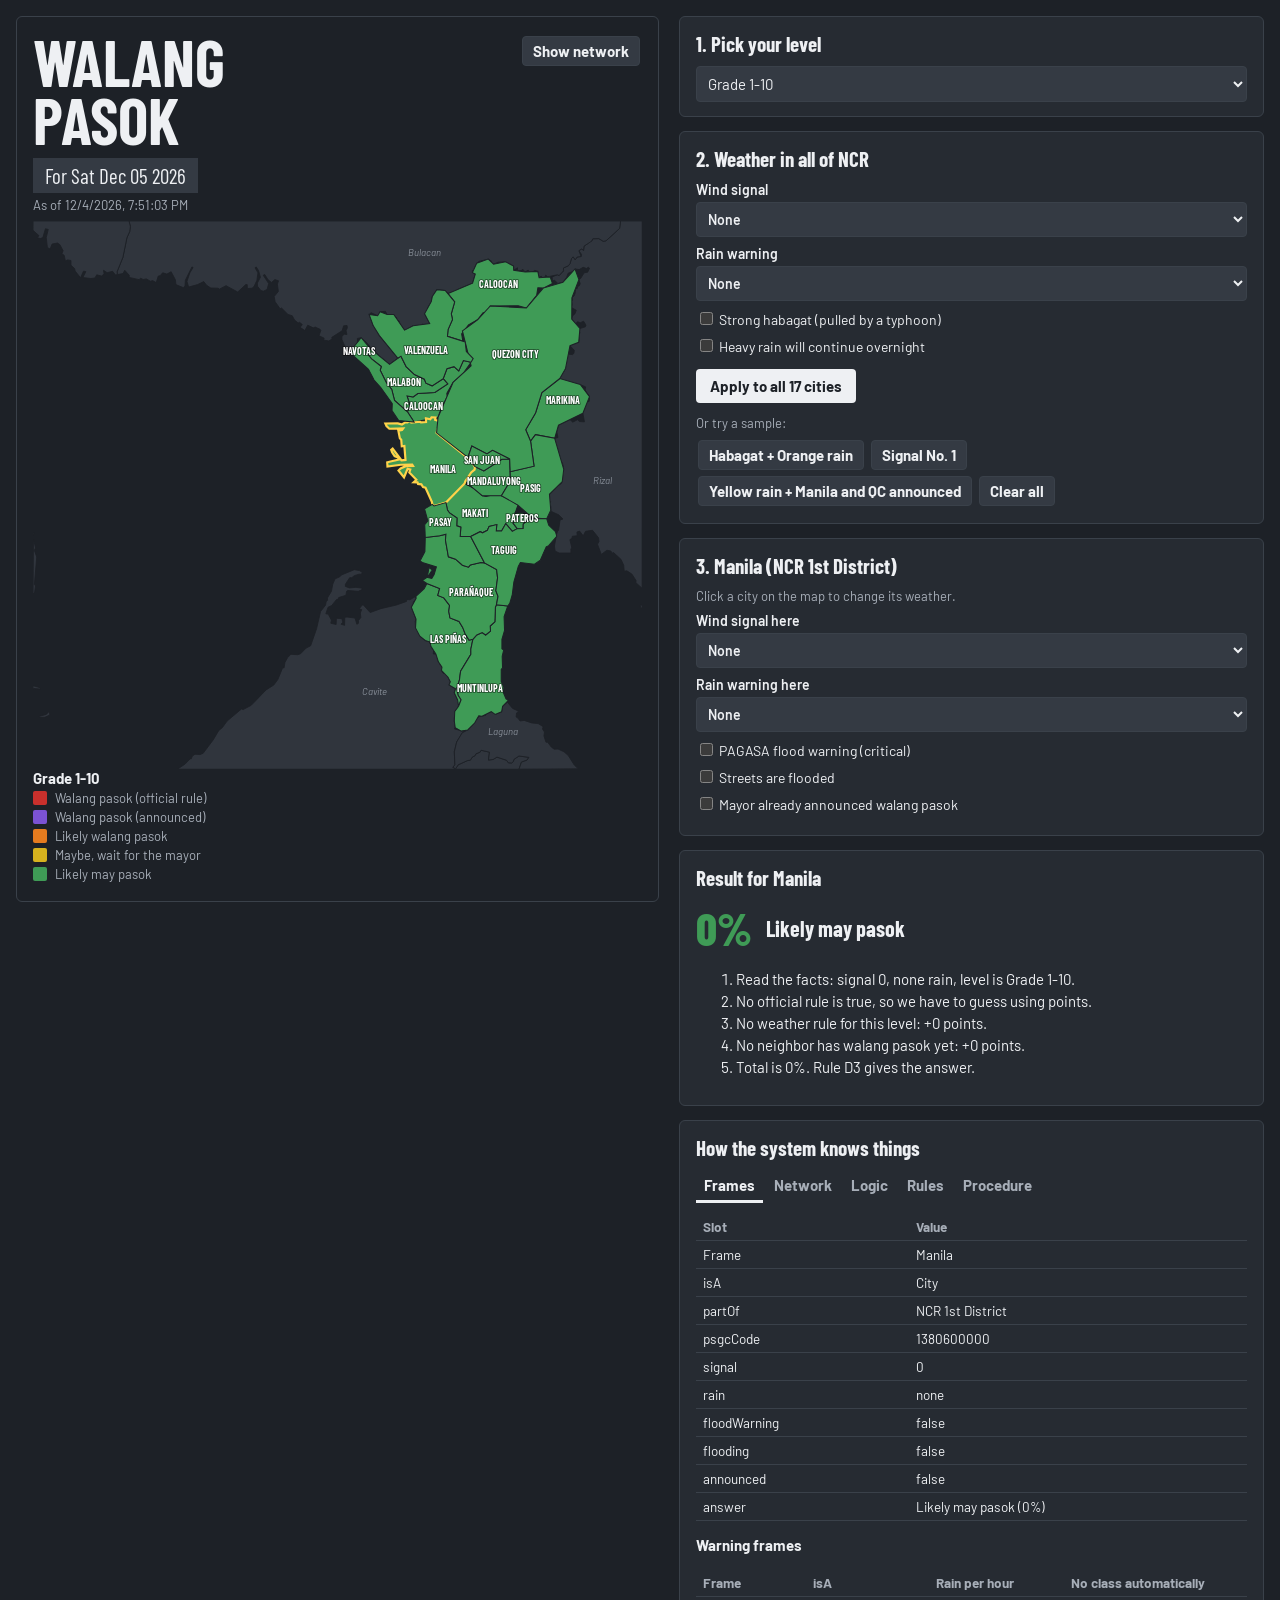
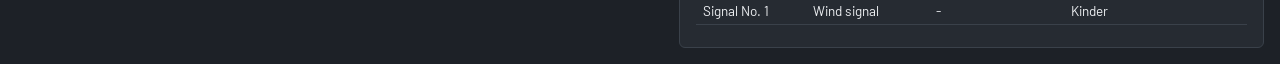
<file: index.html>
<!DOCTYPE html>
<html lang="en">
<head>
  <meta charset="utf-8">
  <meta name="viewport" content="width=device-width, initial-scale=1">
  <title>Walang Pasok Predictor - NCR</title>
  <link href="https://fonts.googleapis.com/css2?family=Barlow+Condensed:wght@700;800&family=Barlow:wght@400;600;700&display=swap" rel="stylesheet">
  <link rel="stylesheet" href="style.css">
</head>
<body>
<div class="page">

  <!-- LEFT SIDE: the big map -->
  <div class="poster">
    <h1>WALANG<br>PASOK</h1>
    <div class="for-day" id="forDay"></div>
    <div class="as-of" id="asOf"></div>
    <button class="small-btn" onclick="toggleNetwork()" id="networkBtn">Show network</button>
    <svg id="map"></svg>
    <div class="legend" id="legend"></div>
  </div>

  <!-- RIGHT SIDE: the controls -->
  <div class="side">

    <div class="box">
      <h2>1. Pick your level</h2>
      <select id="levelPick" onchange="changeLevel()">
        <option value="Kinder">Kinder</option>
        <option value="Grade 1-10" selected>Grade 1-10</option>
        <option value="Senior High">Senior High (11-12)</option>
        <option value="College">College</option>
      </select>
    </div>

    <div class="box">
      <h2>2. Weather in all of NCR</h2>
      <label>Wind signal
        <select id="allSignal">
          <option value="0">None</option><option value="1">Signal No. 1</option><option value="2">Signal No. 2</option>
          <option value="3">Signal No. 3</option><option value="4">Signal No. 4</option><option value="5">Signal No. 5</option>
        </select>
      </label>
      <label>Rain warning
        <select id="allRain">
          <option value="none">None</option><option value="yellow">Yellow (7.5-15 mm/hr)</option>
          <option value="orange">Orange (15-30 mm/hr)</option><option value="red">Red (over 30 mm/hr)</option>
        </select>
      </label>
      <label class="check"><input type="checkbox" id="habagatBox" onchange="changeExtras()"> Strong habagat (pulled by a typhoon)</label>
      <label class="check"><input type="checkbox" id="continuesBox" onchange="changeExtras()"> Heavy rain will continue overnight</label>
      <button class="big-btn" onclick="applyToAll()">Apply to all 17 cities</button>
      <p class="hint">Or try a sample:</p>
      <button class="small-btn" onclick="sample('habagat')">Habagat + Orange rain</button>
      <button class="small-btn" onclick="sample('signal1')">Signal No. 1</button>
      <button class="small-btn" onclick="sample('yellow')">Yellow rain + Manila and QC announced</button>
      <button class="small-btn" onclick="sample('clear')">Clear all</button>
    </div>

    <div class="box">
      <h2 id="cityTitle">3. City</h2>
      <p class="hint">Click a city on the map to change its weather.</p>
      <label>Wind signal here
        <select id="citySignal" onchange="changeCity()">
          <option value="0">None</option><option value="1">Signal No. 1</option><option value="2">Signal No. 2</option>
          <option value="3">Signal No. 3</option><option value="4">Signal No. 4</option><option value="5">Signal No. 5</option>
        </select>
      </label>
      <label>Rain warning here
        <select id="cityRain" onchange="changeCity()">
          <option value="none">None</option><option value="yellow">Yellow</option><option value="orange">Orange</option><option value="red">Red</option>
        </select>
      </label>
      <label class="check"><input type="checkbox" id="cityFloodWarning" onchange="changeCity()"> PAGASA flood warning (critical)</label>
      <label class="check"><input type="checkbox" id="cityFlooding" onchange="changeCity()"> Streets are flooded</label>
      <label class="check"><input type="checkbox" id="cityAnnounced" onchange="changeCity()"> Mayor already announced walang pasok</label>
    </div>

    <div class="box">
      <h2 id="resultTitle">Result</h2>
      <div class="result">
        <span class="percent" id="percent"></span>
        <span class="answer" id="answer"></span>
      </div>
      <ol id="steps"></ol>
    </div>

    <div class="box">
      <h2>How the system knows things</h2>
      <div class="tabs">
        <button onclick="openTab('frames')">Frames</button>
        <button onclick="openTab('network')">Network</button>
        <button onclick="openTab('logic')">Logic</button>
        <button onclick="openTab('rules')">Rules</button>
        <button onclick="openTab('procedure')">Procedure</button>
      </div>
      <div id="tabBox"></div>
    </div>

  </div>
</div>

<!-- The order GENUINELY matters here wag niyo na galawin: data first, then the brain, then the app -->
<script src="map-data.js"></script>
<script src="1-frames.js"></script>
<script src="2-network.js"></script>
<script src="3-logic.js"></script>
<script src="4-rules.js"></script>
<script src="5-procedure.js"></script>
<script src="app.js"></script>
</body>
</html>
</file>
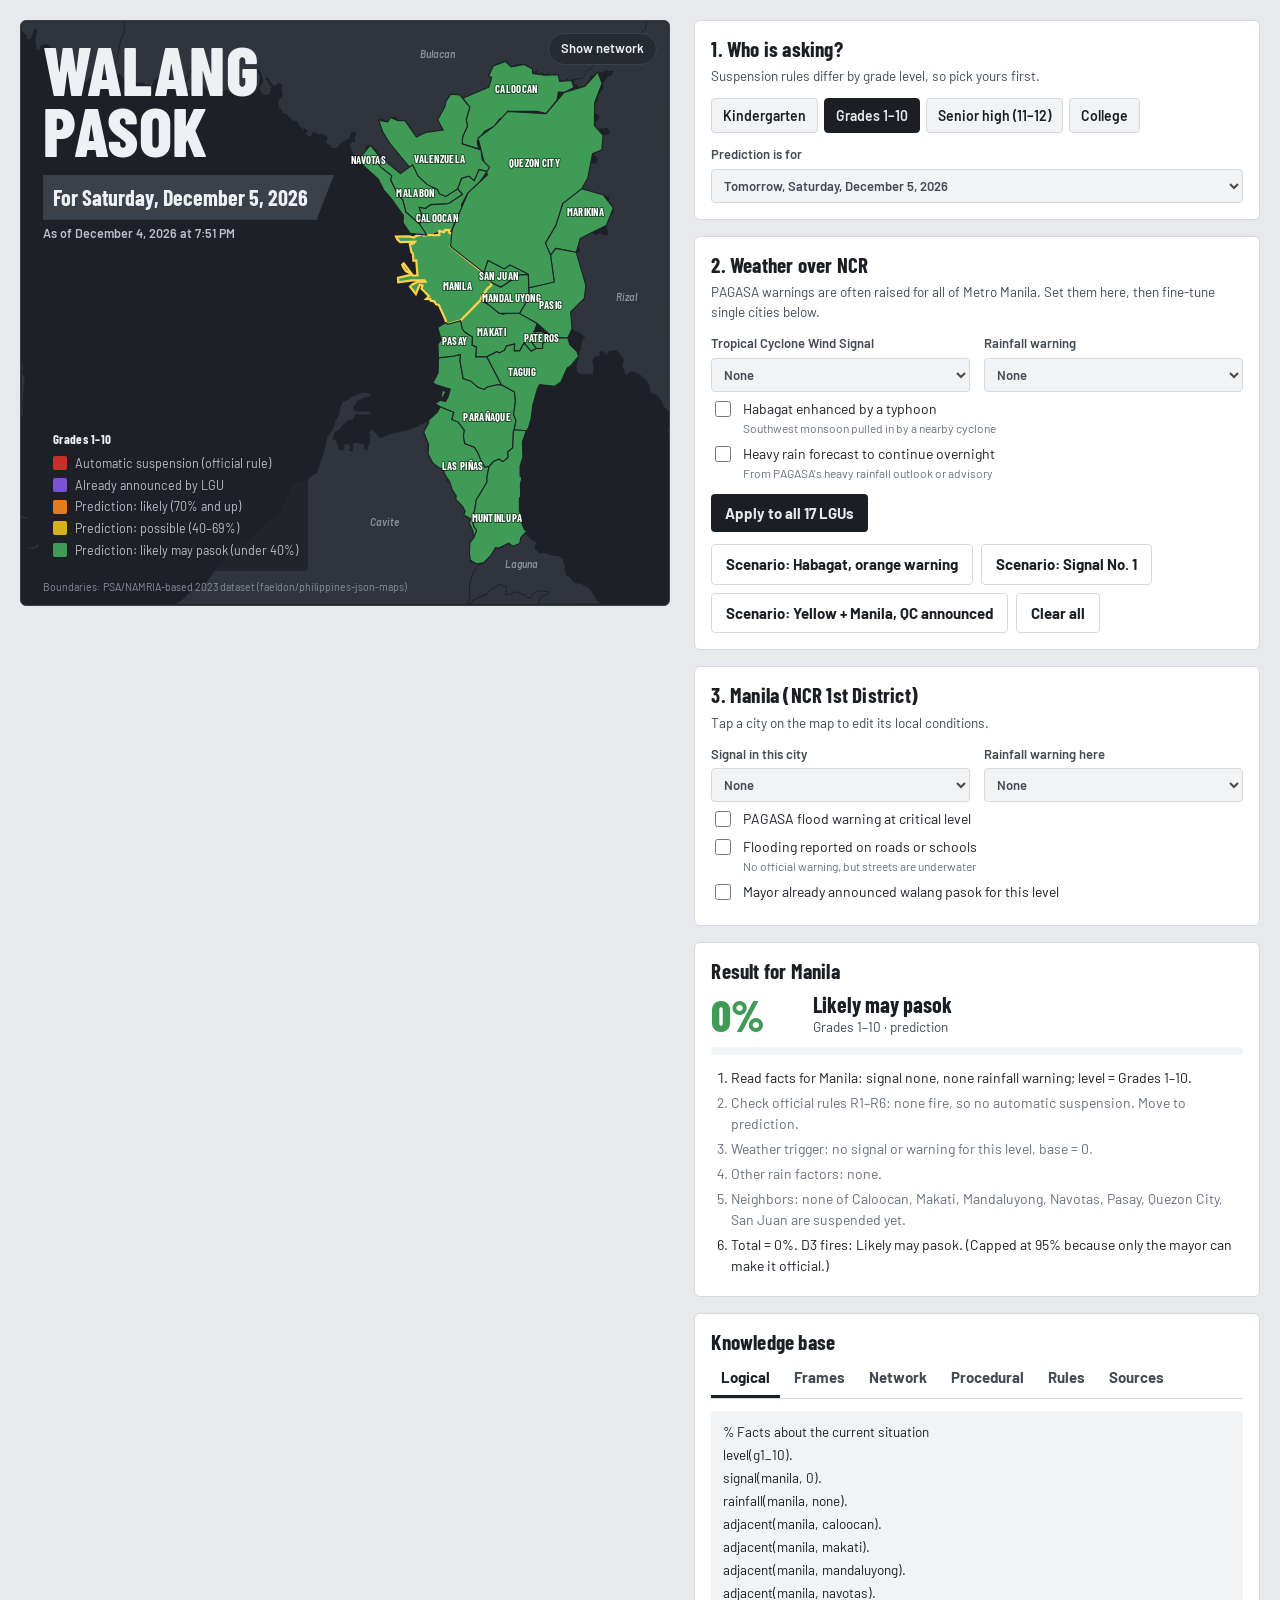
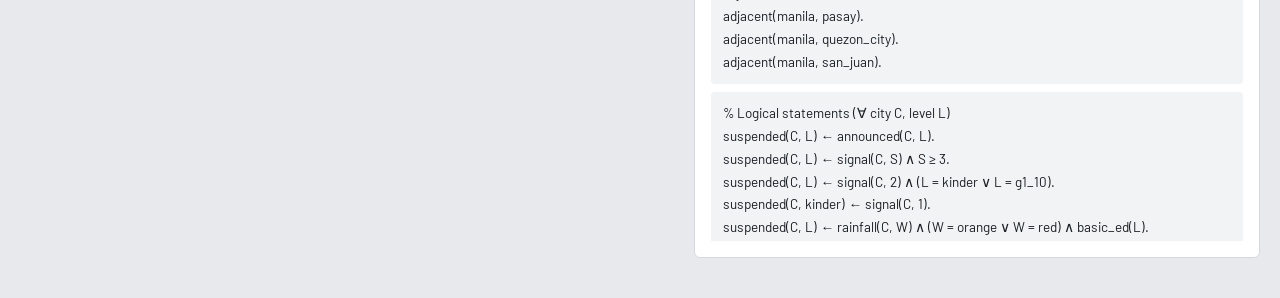
<file: walang-pasok-predictor/index.html>
<!DOCTYPE html>
<html lang="en">
<head>
<meta charset="utf-8">
<meta name="viewport" content="width=device-width, initial-scale=1, viewport-fit=cover">
<title>Walang Pasok Predictor – NCR</title>
<link rel="preconnect" href="https://fonts.googleapis.com">
<link rel="preconnect" href="https://fonts.gstatic.com" crossorigin>
<link href="https://fonts.googleapis.com/css2?family=Barlow+Condensed:wght@600;700;800&family=Barlow:wght@400;500;600;700&display=swap" rel="stylesheet">
<style>
:root{
  --sea:#1d2127; --panel:#262b32; --panel2:#2e343c; --land:#5a6069; --land-hi:#6c737d; --prov:#30353d;
  --ink:#eef0f3; --ink2:#b9bfc8; --ink3:#8a919b; --line:#3a414a;
  --auto:#c9302c; --announced:#7b52d3; --likely:#e57b1f; --possible:#d6b21e; --pasok:#3f9b56; --none:#5a6069;
  --focus:#ffd24a;
  box-sizing:border-box;
  padding-top:env(safe-area-inset-top,0px); padding-bottom:env(safe-area-inset-bottom,0px);
}
:root:not([data-theme="light"]){color-scheme:dark}
@media (prefers-color-scheme: light){
  :root:not([data-theme="dark"]){ --sea:#e7e9ec; --panel:#ffffff; --panel2:#f1f3f5; --land:#9aa0a8; --land-hi:#8a9099; --prov:#d3d7dc;
    --ink:#1b1f24; --ink2:#434a53; --ink3:#69707a; --line:#d5d9de; --none:#9aa0a8; color-scheme:light}
}
:root[data-theme="light"]{ --sea:#e7e9ec; --panel:#ffffff; --panel2:#f1f3f5; --land:#9aa0a8; --land-hi:#8a9099; --prov:#d3d7dc;
    --ink:#1b1f24; --ink2:#434a53; --ink3:#69707a; --line:#d5d9de; --none:#9aa0a8;}
:root[data-theme="dark"]{ --sea:#1d2127; --panel:#262b32; --panel2:#2e343c; --land:#5a6069; --land-hi:#6c737d; --prov:#30353d;
  --ink:#eef0f3; --ink2:#b9bfc8; --ink3:#8a919b; --line:#3a414a; --none:#5a6069;}
*,*::before,*::after{box-sizing:inherit}
html{scroll-padding-top:env(safe-area-inset-top,0px)}
body{margin:0;background:var(--sea);color:var(--ink);font:400 15px/1.5 Barlow,"Segoe UI",Roboto,Arial,sans-serif}
button,select,input{font:inherit;color:inherit}
:focus-visible{outline:2px solid var(--focus);outline-offset:2px}
.wrap{max-width:1280px;margin:0 auto;padding:20px 20px 40px;display:grid;grid-template-columns:minmax(0,1.15fr) minmax(0,1fr);gap:24px}
@media (max-width:900px){.wrap{grid-template-columns:1fr;padding:14px}.legend{font-size:11px;padding:6px 8px}.poster-head{max-width:48%}}
/* Poster side */
.poster{position:relative;background:var(--sea);border:1px solid var(--line);border-radius:6px;overflow:hidden;align-self:start;
  --sea:#1d2127;--prov:#30353d;--land:#5a6069;--ink:#eef0f3;--ink2:#b9bfc8;--ink3:#8a919b;--line:#3a414a;--panel:#262b32;--panel2:#3a414b;--none:#5a6069;color:var(--ink)}
@media (min-width:901px){.poster{position:sticky;top:calc(12px + env(safe-area-inset-top,0px))}}
.poster-head{position:absolute;left:22px;top:18px;z-index:2;pointer-events:none;max-width:48%}
.title{font-family:"Barlow Condensed",Impact,sans-serif;font-weight:800;font-size:clamp(40px,5.4vw,74px);line-height:.88;letter-spacing:.5px;margin:0;color:var(--ink);text-transform:uppercase}
.forday{display:inline-block;margin-top:14px;background:var(--panel2);color:var(--ink);padding:6px 12px 6px 10px;font-family:"Barlow Condensed",sans-serif;font-weight:700;font-size:clamp(17px,2.2vw,22px);clip-path:polygon(0 0,100% 0,94% 100%,0 100%);padding-right:26px}
.asof{font-size:12.5px;color:var(--ink2);margin-top:4px;font-weight:600}
.legend{position:absolute;left:22px;bottom:34px;max-width:44%;z-index:2;font-size:12.5px;background:color-mix(in srgb,var(--sea) 80%,transparent);padding:8px 10px;border-radius:4px}
.legend h3{font:700 13px/1.2 "Barlow Condensed",sans-serif;margin:0 0 6px;color:var(--ink);letter-spacing:.3px}
.legend div{display:flex;align-items:center;gap:8px;margin:3px 0;color:var(--ink2)}
.sw{width:14px;height:14px;border-radius:2px;flex:none}
svg.map{display:block;width:100%;height:auto}
.prov{fill:var(--prov);stroke:var(--sea);stroke-width:.8}
.city{stroke:var(--sea);stroke-width:1.2;cursor:pointer;transition:fill .25s}
.city:hover{filter:brightness(1.12)}
.city.sel{stroke:var(--focus);stroke-width:2.4}
.city:focus-visible{outline:none;stroke:var(--focus);stroke-width:3}
.clabel{font:700 11.5px "Barlow Condensed",sans-serif;fill:#fff;text-anchor:middle;pointer-events:none;paint-order:stroke;stroke:rgba(0,0,0,.45);stroke-width:2.2px;letter-spacing:.3px}
.plabel{font:600 11px Barlow,sans-serif;fill:var(--ink3);text-anchor:middle;pointer-events:none;font-style:italic}
.edge{stroke:var(--focus);stroke-width:1.4;opacity:.85}
.edge.sus{stroke:#fff;stroke-width:2.4}
.node{fill:var(--focus);stroke:#000;stroke-width:.6}
.maptools{position:absolute;right:12px;top:12px;z-index:3;display:flex;gap:6px}
.chip{background:var(--panel);border:1px solid var(--line);border-radius:999px;padding:5px 12px;font-size:13px;font-weight:600;cursor:pointer}
.chip[aria-pressed="true"]{background:var(--ink);color:var(--sea);border-color:var(--ink)}
.credit{position:absolute;left:22px;bottom:10px;font-size:10.5px;color:var(--ink3);z-index:2}
/* Control side */
.side{display:flex;flex-direction:column;gap:16px;min-width:0}
.card{background:var(--panel);border:1px solid var(--line);border-radius:6px;padding:16px}
.card h2{font:700 21px/1.1 "Barlow Condensed",sans-serif;margin:0 0 10px;letter-spacing:.2px}
.card p.hint{margin:-4px 0 12px;color:var(--ink2);font-size:13.5px}
.seg{display:flex;flex-wrap:wrap;gap:6px}
.seg button{background:var(--panel2);border:1px solid var(--line);border-radius:4px;padding:6px 11px;cursor:pointer;font-weight:600;font-size:14px}
.seg button[aria-pressed="true"]{background:var(--ink);color:var(--sea);border-color:var(--ink)}
.grid2{display:grid;grid-template-columns:1fr 1fr;gap:10px 14px}
@media (max-width:480px){.grid2{grid-template-columns:1fr}}
label.f{display:flex;flex-direction:column;gap:4px;font-size:13px;color:var(--ink2);font-weight:600}
select{background:var(--panel2);border:1px solid var(--line);border-radius:4px;padding:7px 8px}
.chk{display:flex;gap:9px;align-items:flex-start;font-size:14px;margin:6px 0;cursor:pointer}
.chk input{margin-top:3px;width:16px;height:16px;accent-color:var(--ink)}
.chk small{display:block;color:var(--ink3);font-size:12px}
.row{display:flex;gap:8px;flex-wrap:wrap;margin-top:12px}
.btn{background:var(--ink);color:var(--sea);border:0;border-radius:4px;padding:8px 14px;font-weight:700;cursor:pointer}
.btn.ghost{background:transparent;color:var(--ink);border:1px solid var(--line)}
.verdict{display:flex;gap:14px;align-items:center;margin-bottom:10px}
.big{font:800 44px/1 "Barlow Condensed",sans-serif;min-width:88px}
.vlab{font:700 22px/1.1 "Barlow Condensed",sans-serif}
.vsub{color:var(--ink2);font-size:13.5px}
.bar{height:8px;background:var(--panel2);border-radius:4px;overflow:hidden;margin:4px 0 12px}
.bar i{display:block;height:100%}
ol.trace{margin:0;padding-left:20px;font-size:14px}
ol.trace li{margin:4px 0}
ol.trace li.hit{color:var(--ink)} ol.trace li.miss{color:var(--ink3)}
.tabs{display:flex;gap:4px;flex-wrap:wrap;border-bottom:1px solid var(--line);margin:-4px 0 12px}
.tabs button{background:none;border:0;border-bottom:3px solid transparent;padding:7px 10px;cursor:pointer;font-weight:700;color:var(--ink2)}
.tabs button[aria-selected="true"]{color:var(--ink);border-color:var(--ink)}
.kb{font-size:14px;max-height:430px;overflow:auto}
.kb table{border-collapse:collapse;width:100%;font-size:13.5px}
.kb th,.kb td{text-align:left;padding:6px 8px;border-bottom:1px solid var(--line);vertical-align:top}
.kb th{color:var(--ink2);font-weight:700;font-size:12.5px}
.kb tr.fired td{background:color-mix(in srgb,var(--likely) 20%,transparent)}
.logic{font-family:"Barlow",sans-serif;background:var(--panel2);border-radius:4px;padding:10px 12px;line-height:1.7;white-space:pre-wrap;font-size:13.5px}
.logic b{color:var(--ink)}
.note{font-size:12.5px;color:var(--ink3);margin-top:10px}
.pill{display:inline-block;padding:1px 8px;border-radius:999px;font-size:12px;font-weight:700;color:#fff}
.sources{font-size:12.5px;color:var(--ink2)}
.sources li{margin:3px 0}
@media (max-width:640px){
  .poster{padding:14px 14px 10px}
  .poster-head,.legend,.credit{position:static;max-width:none}
  .poster-head{margin-bottom:4px}
  .legend{background:none;padding:6px 0 0}
  .credit{margin-top:6px}
  .title{font-size:52px}
  .maptools{position:static;margin:8px 0 0}
}
@media (prefers-reduced-motion: reduce){*{transition:none!important}}
</style>
</head>
<body>
<div class="wrap">
  <section class="poster" aria-label="NCR prediction map">
    <div class="poster-head">
      <h1 class="title">Walang<br>Pasok</h1>
      <div class="forday" id="forday">For the next school day</div>
      <div class="asof" id="asof"></div>
    </div>
    <div class="maptools">
      <button class="chip" id="netBtn" aria-pressed="false">Show network</button>
    </div>
    <svg class="map" id="map" role="group" aria-label="Map of NCR cities"></svg>
    <div class="legend" id="legend"></div>
    <div class="credit">Boundaries: PSA/NAMRIA-based 2023 dataset (faeldon/philippines-json-maps)</div>
  </section>

  <div class="side">
    <div class="card">
      <h2>1. Who is asking?</h2>
      <p class="hint">Suspension rules differ by grade level, so pick yours first.</p>
      <div class="seg" id="levelSeg" role="group" aria-label="School level">
        <button data-v="K">Kindergarten</button>
        <button data-v="G">Grades 1–10</button>
        <button data-v="S">Senior high (11–12)</button>
        <button data-v="C">College</button>
      </div>
      <label class="f" style="margin-top:12px">Prediction is for
        <select id="dateSel"></select>
      </label>
    </div>

    <div class="card">
      <h2>2. Weather over NCR</h2>
      <p class="hint">PAGASA warnings are often raised for all of Metro Manila. Set them here, then fine-tune single cities below.</p>
      <div class="grid2">
        <label class="f">Tropical Cyclone Wind Signal
          <select id="allTcws"><option value="0">None</option><option value="1">Signal No. 1</option><option value="2">Signal No. 2</option><option value="3">Signal No. 3</option><option value="4">Signal No. 4</option><option value="5">Signal No. 5</option></select>
        </label>
        <label class="f">Rainfall warning
          <select id="allRain"><option value="none">None</option><option value="yellow">Yellow (7.5–15 mm/hr)</option><option value="orange">Orange (15–30 mm/hr)</option><option value="red">Red (over 30 mm/hr)</option></select>
        </label>
      </div>
      <label class="chk"><input type="checkbox" id="habagat"><span>Habagat enhanced by a typhoon<small>Southwest monsoon pulled in by a nearby cyclone</small></span></label>
      <label class="chk"><input type="checkbox" id="continues"><span>Heavy rain forecast to continue overnight<small>From PAGASA's heavy rainfall outlook or advisory</small></span></label>
      <div class="row">
        <button class="btn" id="applyAll">Apply to all 17 LGUs</button>
      </div>
      <div class="row" aria-label="Sample scenarios">
        <button class="btn ghost" data-preset="habagat">Scenario: Habagat, orange warning</button>
        <button class="btn ghost" data-preset="signal1">Scenario: Signal No. 1</button>
        <button class="btn ghost" data-preset="yellow">Scenario: Yellow + Manila, QC announced</button>
        <button class="btn ghost" data-preset="clear">Clear all</button>
      </div>
    </div>

    <div class="card">
      <h2 id="cityTitle">3. City</h2>
      <p class="hint">Tap a city on the map to edit its local conditions.</p>
      <div class="grid2">
        <label class="f">Signal in this city
          <select id="cTcws"><option value="0">None</option><option value="1">Signal No. 1</option><option value="2">Signal No. 2</option><option value="3">Signal No. 3</option><option value="4">Signal No. 4</option><option value="5">Signal No. 5</option></select>
        </label>
        <label class="f">Rainfall warning here
          <select id="cRain"><option value="none">None</option><option value="yellow">Yellow</option><option value="orange">Orange</option><option value="red">Red</option></select>
        </label>
      </div>
      <label class="chk"><input type="checkbox" id="cFloodWarn"><span>PAGASA flood warning at critical level</span></label>
      <label class="chk"><input type="checkbox" id="cFlooding"><span>Flooding reported on roads or schools<small>No official warning, but streets are underwater</small></span></label>
      <label class="chk"><input type="checkbox" id="cAnnounced"><span>Mayor already announced walang pasok for this level</span></label>
    </div>

    <div class="card" aria-live="polite">
      <h2 id="resTitle">Result</h2>
      <div class="verdict"><div class="big" id="bigNum">–</div><div><div class="vlab" id="vlab"></div><div class="vsub" id="vsub"></div></div></div>
      <div class="bar"><i id="barFill"></i></div>
      <ol class="trace" id="trace"></ol>
    </div>

    <div class="card">
      <h2>Knowledge base</h2>
      <div class="tabs" role="tablist" id="tabs">
        <button role="tab" data-t="logic">Logical</button>
        <button role="tab" data-t="frame">Frames</button>
        <button role="tab" data-t="net">Network</button>
        <button role="tab" data-t="proc">Procedural</button>
        <button role="tab" data-t="rules">Rules</button>
        <button role="tab" data-t="src">Sources</button>
      </div>
      <div class="kb" id="kb" role="tabpanel"></div>
    </div>
  </div>
</div>

<script>
const GEO = {"W": 700, "H": 630, "cities": {"Las Piñas": {"d": "M505.4,480.7L503.1,491.8L503.1,497.9L491.3,517.3L490.0,527.2L487.2,536.7L488.6,545.1L491.9,550.1L489.0,557.5L487.8,550.1L484.0,542.1L485.5,537.4L478.0,533.2L479.5,529.4L476.9,524.2L469.3,516.4L469.9,512.7L465.8,506.5L462.9,497.6L457.2,488.8L456.3,483.8L450.7,482.0L444.5,477.0L439.5,467.6L440.1,457.4L434.7,443.7L440.2,433.6L440.0,431.2L449.5,422.4L452.6,416.5L467.2,422.4L465.1,430.2L472.0,433.0L478.6,441.8L477.7,448.5L479.1,456.1L489.5,460.1L493.7,467.0L496.5,474.3L501.0,481.6L505.4,480.7Z", "lx": 476.8, "ly": 480.6, "district": "NCR 4th District", "type": "City", "psgc": 1380200000}, "Makati": {"d": "M553.9,335.7L557.7,339.2L551.6,347.2L556.4,353.5L550.7,356.6L543.2,347.7L538.4,356.1L532.3,356.1L532.9,348.8L524.1,350.9L522.1,355.4L516.5,358.3L513.8,357.0L502.9,362.5L490.8,362.6L491.6,351.8L486.9,350.2L487.2,341.2L478.6,335.5L476.2,332.1L474.5,323.5L495.9,301.6L507.6,307.8L516.2,315.6L520.5,316.5L527.8,314.7L537.1,315.1L546.8,319.5L557.2,326.5L553.9,335.7Z", "lx": 508.0, "ly": 335.8, "district": "NCR 4th District", "type": "City", "psgc": 1380300000}, "Muntinlupa": {"d": "M545.5,442.4L541.3,454.4L541.8,470.5L538.8,480.6L538.8,491.5L540.8,493.0L539.1,500.1L539.5,513.5L538.0,515.3L538.0,528.9L540.9,535.4L540.7,542.4L543.5,549.0L546.2,550.8L539.6,557.6L538.4,564.0L531.0,567.0L526.5,563.8L515.9,569.0L512.2,568.6L507.4,576.8L499.5,584.8L492.1,586.1L485.1,582.1L484.1,574.6L484.6,563.5L489.0,557.5L491.9,550.1L488.6,545.1L487.2,536.7L490.0,527.2L491.3,517.3L503.1,497.9L503.1,491.8L505.4,480.7L509.9,475.6L516.1,472.8L520.1,475.7L525.7,471.2L525.3,465.4L530.7,460.6L531.3,443.7L532.5,441.0L545.5,442.4Z", "lx": 513.8, "ly": 537.1, "district": "NCR 4th District", "type": "City", "psgc": 1380800000}, "Parañaque": {"d": "M518.7,392.8L532.7,400.4L533.8,410.0L531.8,424.7L534.3,431.1L532.5,441.0L531.3,443.7L530.7,460.6L525.3,465.4L525.7,471.2L520.1,475.7L516.1,472.8L509.9,475.6L505.4,480.7L501.0,481.6L496.5,474.3L493.7,467.0L489.5,460.1L479.1,456.1L477.7,448.5L478.6,441.8L472.0,433.0L465.1,430.2L467.2,422.4L452.6,416.5L447.2,413.1L453.0,409.2L455.0,398.2L458.7,400.9L453.1,409.6L458.2,410.8L460.9,406.3L463.5,397.5L448.3,392.8L444.7,390.6L450.3,379.9L450.7,363.7L467.3,361.6L474.5,359.9L473.9,366.6L477.3,385.9L485.5,388.6L493.4,395.5L500.4,397.8L502.5,395.3L514.5,392.5L518.7,392.8Z", "lx": 503.3, "ly": 427.4, "district": "NCR 4th District", "type": "City", "psgc": 1381000000}, "Pasay": {"d": "M474.5,323.5L476.2,332.1L478.6,335.5L487.2,341.2L486.9,350.2L491.6,351.8L490.8,362.6L502.9,362.5L518.7,392.8L514.5,392.5L502.5,395.3L500.4,397.8L493.4,395.5L485.5,388.6L477.3,385.9L473.9,366.6L474.5,359.9L467.3,361.6L450.7,363.7L450.1,348.8L453.7,344.5L449.9,330.8L458.8,325.5L460.8,327.4L474.5,323.5Z", "lx": 468.0, "ly": 346.1, "district": "NCR 4th District", "type": "City", "psgc": 1381100000}, "Taguig": {"d": "M545.5,442.4L532.5,441.0L534.3,431.1L531.8,424.7L533.8,410.0L532.7,400.4L518.7,392.8L502.9,362.5L513.8,357.0L516.5,358.3L522.1,355.4L524.1,350.9L532.9,348.8L532.3,356.1L538.4,356.1L543.2,347.7L550.7,356.6L556.4,353.5L563.2,353.4L563.3,348.2L570.5,342.0L590.3,342.2L592.6,349.5L600.3,357.0L601.8,362.2L592.5,373.0L589.7,374.4L582.9,389.7L576.2,394.4L560.0,392.4L557.6,396.8L552.5,414.8L550.7,429.2L547.8,439.4L545.5,442.4Z", "lx": 541.1, "ly": 379.1, "district": "NCR 4th District", "type": "City", "psgc": 1381500000}, "Pateros": {"d": "M570.5,342.0L563.3,348.2L563.2,353.4L556.4,353.5L551.6,347.2L557.7,339.2L553.9,335.7L561.9,335.1L567.8,338.4L570.5,342.0Z", "lx": 562.0, "ly": 342.2, "district": "NCR 4th District", "type": "Municipality", "psgc": 1381701000}, "Mandaluyong": {"d": "M547.7,273.5L548.5,298.6L538.2,315.7L516.2,315.6L496.6,299.4L507.5,282.0L518.0,287.2L538.7,273.8L547.7,273.5Z", "lx": 529.4, "ly": 299.2, "district": "NCR 2nd District", "type": "City", "psgc": 1380500000}, "Marikina": {"d": "M599.4,249.7L577.3,245.5L571.7,253.0L566.1,239.8L577.4,220.6L584.7,197.2L605.3,181.0L628.8,187.9L639.4,201.8L631.8,220.9L603.8,234.6L599.4,249.7Z", "lx": 609.3, "ly": 206.7, "district": "NCR 2nd District", "type": "City", "psgc": 1380700000}, "Pasig": {"d": "M599.4,249.7L609.8,285.3L608.1,299.4L593.4,314.0L594.9,332.3L590.3,342.2L574.2,341.4L557.2,326.5L538.2,315.7L548.5,298.6L548.3,288.0L575.7,281.7L571.7,253.0L577.3,245.5L599.4,249.7Z", "lx": 571.5, "ly": 307.1, "district": "NCR 2nd District", "type": "City", "psgc": 1381200000}, "Quezon City": {"d": "M605.3,181.0L584.7,197.2L577.4,220.6L566.1,239.8L571.7,253.0L575.7,281.7L548.3,288.0L547.7,273.5L528.0,263.5L521.6,267.6L504.2,258.6L499.7,271.7L463.7,243.4L465.4,225.6L482.6,185.5L503.4,166.4L493.4,126.3L510.8,113.5L525.4,97.6L566.9,100.0L586.3,77.1L608.9,70.4L622.8,55.1L627.2,67.3L619.2,88.4L619.0,112.8L628.4,123.5L627.0,139.4L617.0,143.3L611.9,169.4L605.3,181.0Z", "lx": 554.2, "ly": 153.6, "district": "NCR 2nd District", "type": "City", "psgc": 1381300000}, "San Juan": {"d": "M547.7,273.5L538.7,273.8L518.0,287.2L507.5,282.0L499.7,271.7L504.2,258.6L521.6,267.6L528.0,263.5L547.7,273.5Z", "lx": 515.5, "ly": 275.2, "district": "NCR 2nd District", "type": "City", "psgc": 1381400000}, "Manila": {"d": "M457.9,225.5L462.5,225.7L462.0,228.4L467.5,230.5L463.7,243.4L504.4,276.1L507.7,283.1L507.4,285.7L503.5,288.9L496.6,299.4L495.9,301.6L474.8,323.2L460.8,327.4L458.9,325.6L458.3,322.6L451.0,306.5L448.2,305.8L446.2,302.6L442.4,302.1L441.8,300.3L437.4,300.2L440.5,297.2L432.4,289.0L433.5,285.5L430.4,284.7L426.3,294.7L420.0,286.7L422.4,284.4L428.2,281.7L436.6,281.4L435.7,280.0L422.6,280.1L407.3,282.1L407.0,277.2L420.4,274.1L419.2,271.8L415.5,270.1L412.6,265.8L411.6,262.9L413.2,261.6L423.3,274.9L428.0,274.5L426.7,258.5L423.7,258.8L423.1,251.3L421.5,249.5L419.8,240.9L424.0,240.2L425.4,238.2L409.4,238.7L406.2,235.6L404.9,232.7L419.2,232.6L423.9,233.8L427.9,231.3L430.2,231.5L432.6,229.8L434.6,231.6L444.8,230.7L445.8,231.4L451.6,231.0L451.5,226.7L456.5,227.9L457.9,225.5Z", "lx": 471.1, "ly": 286.0, "district": "NCR 1st District", "type": "City", "psgc": 1380600000}, "Caloocan": {"d": "M493.9,138.0L476.2,132.5L476.9,124.7L482.0,113.2L480.6,106.6L484.5,93.0L477.0,83.3L505.1,71.4L508.2,60.9L504.9,59.3L509.8,48.5L523.1,43.8L529.2,49.6L543.1,46.9L552.1,51.8L552.3,56.6L565.5,58.6L580.0,57.9L581.5,65.2L594.2,64.2L596.9,71.8L586.3,77.1L580.1,76.8L578.7,85.4L566.9,100.0L557.5,97.5L525.4,97.6L521.9,105.2L517.1,105.4L510.8,113.5L500.4,119.3L492.5,129.7L493.9,138.0ZM503.3,162.3L494.6,174.6L482.6,185.5L475.5,198.1L475.9,201.9L468.7,215.9L465.4,225.6L437.9,231.0L430.2,219.2L433.4,212.1L429.7,201.1L436.8,202.2L442.1,198.2L461.7,197.0L476.5,187.2L471.3,181.2L475.6,169.8L483.7,167.4L489.2,172.3L494.5,160.3L503.3,162.3Z", "lx": 534.7, "ly": 73.4, "district": "NCR 3rd District", "type": "City", "psgc": 1380100000, "extra": [449.0, 213.1]}, "Malabon": {"d": "M409.7,164.7L422.8,155.3L428.7,167.3L438.3,176.4L449.7,181.8L451.5,186.4L458.6,189.4L471.3,181.2L476.5,187.2L461.7,197.0L442.1,198.2L436.8,202.2L429.7,201.1L433.4,212.1L430.2,219.2L415.4,206.2L412.2,193.5L405.9,185.6L398.9,171.5L400.2,167.2L389.0,158.4L383.2,151.4L387.9,147.0L409.7,164.7Z", "lx": 425.8, "ly": 185.7, "district": "NCR 3rd District", "type": "City", "psgc": 1380400000}, "Navotas": {"d": "M387.9,147.0L383.2,151.4L389.0,158.4L400.2,167.2L398.9,171.5L405.9,185.6L412.2,193.5L415.4,206.2L430.2,219.2L437.9,231.0L420.2,229.3L412.5,217.9L412.8,209.9L399.6,191.4L391.9,182.8L385.5,170.4L363.6,150.7L377.1,134.1L387.9,147.0Z", "lx": 375.1, "ly": 150.0, "district": "NCR 3rd District", "type": "City", "psgc": 1380900000}, "Valenzuela": {"d": "M473.6,79.9L484.5,93.0L480.6,106.6L482.0,113.2L476.9,124.7L476.2,132.5L496.6,139.1L497.9,149.9L505.8,158.1L503.3,162.3L494.5,160.3L489.2,172.3L483.7,167.4L475.6,169.8L471.3,181.2L458.6,189.4L451.5,186.4L449.7,181.8L438.3,176.4L428.7,167.3L422.8,155.3L419.1,157.5L398.0,131.7L391.0,120.5L386.2,107.4L396.0,108.8L398.8,104.2L406.9,107.5L414.5,107.5L426.9,125.4L436.8,120.4L455.8,117.8L449.9,106.7L457.6,92.7L458.8,86.8L464.0,78.9L473.6,79.9Z", "lx": 452.1, "ly": 149.1, "district": "NCR 3rd District", "type": "City", "psgc": 1381600000}}, "bg": [{"name": "Cavite", "lx": 392, "ly": 545, "area": 0.02634432096813445, "d": "M493.2,588.1L486.8,598.6L484.1,610.0L484.8,624.9L482.4,627.7L485.6,629.4L488.5,624.9L499.1,620.0L502.5,619.5L504.8,615.9L507.7,614.5L509.0,612.2L513.8,610.2L514.8,608.1L524.5,610.3L523.3,619.4L528.7,618.7L533.1,616.0L544.1,619.6L546.2,622.5L549.9,622.8L551.9,621.1L552.6,618.6L558.4,614.7L569.9,616.3L567.5,619.6L561.2,621.8L558.4,629.9L165.9,629.9L174.5,624.2L180.7,617.9L181.7,618.1L183.1,614.8L186.1,612.7L191.9,613.1L195.5,611.6L207.0,596.3L213.5,585.3L217.5,582.2L223.0,574.6L239.6,560.6L241.4,561.4L250.7,556.5L267.8,538.8L276.6,533.2L281.3,526.9L287.0,512.9L288.4,513.7L289.5,507.2L292.5,501.6L296.3,497.9L304.1,498.3L307.4,497.3L313.8,490.7L319.0,488.1L325.8,468.5L330.4,448.7L336.1,441.4L336.8,437.6L338.5,435.6L338.2,433.3L342.9,425.4L344.4,417.4L347.0,411.2L352.4,408.9L354.4,406.7L369.2,400.6L375.1,401.7L378.3,403.7L377.6,405.8L374.6,405.8L369.2,407.5L366.3,409.8L363.8,409.9L359.0,417.3L359.0,419.9L363.6,421.6L371.0,420.9L378.3,421.9L377.7,423.8L373.7,425.5L361.6,424.5L360.3,425.4L359.6,430.0L351.2,432.7L350.4,434.8L348.8,434.9L343.2,441.8L339.0,443.8L336.5,451.3L339.2,451.7L342.9,458.6L342.2,462.2L348.3,463.6L348.6,456.4L354.9,456.9L356.0,460.9L354.0,463.3L358.0,464.6L358.2,455.4L360.7,455.0L370.0,456.2L372.1,463.3L373.9,462.3L374.0,459.0L376.7,455.5L376.1,450.5L377.6,446.5L374.8,445.6L378.3,441.2L379.4,441.0L387.4,449.9L399.7,445.4L417.4,441.3L429.2,437.1L429.6,434.8L433.1,435.2L439.0,431.7L441.5,436.1L438.6,435.9L436.7,438.6L438.8,439.2L438.6,441.2L434.7,443.7L440.1,457.4L439.2,459.9L439.5,467.6L442.0,470.6L444.5,477.0L450.7,482.0L456.3,483.8L457.2,488.8L460.3,493.3L459.9,497.5L462.9,497.6L464.3,499.6L465.8,506.5L469.9,512.7L469.3,516.4L471.1,519.5L473.6,520.1L476.9,524.2L479.5,529.4L478.0,533.2L485.5,537.4L484.0,542.1L487.8,550.1L490.0,550.7L488.1,560.3L484.6,563.5L484.1,574.6L485.1,582.1L484.3,583.7L495.6,586.3L493.2,588.1ZM8.0,570.3L6.5,569.3L15.3,566.9L18.7,563.3L19.4,567.6L13.5,570.3L8.0,570.3ZM0.0,533.9L8.5,536.4L8.7,537.8L0.7,537.2L0.0,538.2L0.0,533.9Z"}, {"name": "Laguna", "lx": 540, "ly": 591, "area": 0.003728301884656299, "d": "M558.5,629.8L561.2,621.8L567.5,619.6L569.9,616.3L558.4,614.7L552.6,618.6L551.9,621.1L549.9,622.8L546.2,622.5L544.1,619.6L533.1,616.0L528.7,618.7L523.3,619.4L524.5,610.3L514.8,608.1L513.8,610.2L509.0,612.2L507.7,614.5L504.8,615.9L502.5,619.5L499.1,620.0L488.5,624.9L485.6,629.4L482.4,627.7L484.8,624.9L484.1,610.0L486.8,598.6L493.2,588.1L499.5,584.8L507.4,576.8L508.2,573.0L510.7,571.7L512.2,568.6L515.9,569.0L520.1,567.9L521.1,566.1L526.5,563.8L528.6,561.3L531.0,567.0L538.4,564.0L539.6,557.6L545.1,552.9L551.0,560.0L558.0,563.2L555.6,565.3L555.1,569.9L557.1,571.0L559.6,574.5L564.3,573.8L573.0,576.7L580.5,577.5L586.2,581.0L585.4,583.7L587.7,587.2L587.1,591.7L589.4,598.8L591.4,599.0L595.5,604.4L598.8,606.9L603.3,606.7L610.1,609.9L615.0,614.1L621.9,625.1L626.6,629.5L558.5,629.8Z"}, {"name": "Rizal", "lx": 654, "ly": 302, "area": 0.02065834481240187, "d": "M699.9,445.4L698.2,443.9L697.5,441.4L700.0,441.3L699.9,445.4ZM699.9,422.0L692.7,415.6L692.9,413.1L688.1,405.7L682.4,402.0L679.3,402.3L678.7,395.6L675.7,388.9L667.1,381.0L665.4,381.7L664.0,379.2L659.4,378.3L653.0,383.1L648.6,371.4L650.3,368.3L649.8,364.0L642.9,355.4L634.9,356.5L632.2,361.7L628.0,356.3L625.0,357.4L625.3,361.7L619.7,362.2L619.2,364.7L616.9,366.1L619.2,375.9L618.1,376.5L618.1,381.5L604.5,381.5L599.9,379.2L599.1,373.6L601.5,360.4L602.9,355.5L603.8,355.5L605.6,343.5L608.9,342.4L604.0,337.6L596.1,334.0L594.9,332.3L594.9,327.4L592.7,325.4L594.8,322.7L592.2,320.8L593.4,314.0L599.3,308.4L598.3,307.1L606.9,301.8L608.1,299.4L607.6,290.9L601.3,289.4L602.9,285.3L609.8,285.3L608.6,279.0L604.1,271.3L599.5,255.9L599.4,249.7L603.2,248.8L601.8,242.1L603.8,234.6L607.5,229.8L611.8,230.2L613.6,228.1L616.3,227.6L620.2,231.1L625.9,228.2L627.7,230.4L633.6,230.8L631.8,220.9L635.1,208.6L639.1,207.2L639.4,201.8L634.3,194.3L635.0,190.6L628.8,187.9L627.1,189.7L627.5,191.8L623.6,192.4L620.6,186.0L615.7,184.9L609.0,186.7L610.0,184.1L605.3,181.0L611.9,169.4L610.6,162.0L611.0,155.7L614.9,153.0L620.0,153.5L621.5,152.1L621.9,148.5L617.0,143.3L616.5,138.7L618.9,135.0L627.0,139.4L628.2,127.9L627.5,125.5L628.4,123.5L634.7,121.6L635.3,119.6L632.6,115.1L628.8,116.9L625.6,115.7L623.4,118.7L619.0,112.8L619.8,109.1L622.6,106.8L624.2,102.6L618.5,99.3L619.4,95.8L618.7,92.6L619.9,90.6L619.2,88.4L622.0,85.6L622.9,82.8L623.4,78.0L625.3,77.7L625.5,75.6L627.9,74.2L628.7,71.9L627.2,67.3L629.2,66.1L633.3,59.5L637.3,58.8L639.5,54.2L637.9,53.1L636.1,54.6L632.1,53.2L627.6,55.8L622.8,55.1L619.5,58.4L614.9,59.9L613.2,64.5L608.9,70.4L603.1,71.8L599.5,68.3L596.8,68.6L596.4,64.3L602.5,61.8L604.5,62.7L609.4,57.4L607.9,56.7L609.6,53.9L615.2,51.4L617.0,49.0L618.7,43.2L620.6,41.2L623.0,44.5L625.2,41.4L629.8,40.8L630.2,38.4L627.2,34.1L630.4,32.1L632.6,33.8L633.1,28.9L638.3,25.4L639.4,23.2L641.8,23.2L643.3,20.4L650.1,20.2L655.1,23.3L658.4,22.8L674.0,8.5L675.1,0.0L700.0,0.0L699.9,422.0Z"}, {"name": "Bataan", "lx": 2, "ly": 397, "area": 0.00011313770097807054, "d": "M1.4,358.7L0.0,361.6L0.0,358.4L1.4,358.7ZM0.5,365.4L2.9,375.7L1.5,378.3L4.3,386.1L1.6,417.8L2.9,419.2L1.7,427.7L0.0,428.1L0.5,365.4Z"}, {"name": "Bulacan", "lx": 343, "ly": 61, "area": 0.030270592877012333, "d": "M675.1,0.0L674.0,8.5L658.4,22.8L655.1,23.3L650.1,20.2L643.3,20.4L641.8,23.2L633.1,28.9L632.6,33.8L630.4,32.1L627.2,34.1L629.8,40.8L625.2,41.4L623.0,44.5L620.6,41.2L618.7,43.2L617.0,49.0L615.2,51.4L609.6,53.9L609.4,57.4L604.5,62.7L602.5,61.8L591.2,64.2L589.1,62.2L587.8,65.7L585.8,65.8L583.8,63.3L581.5,65.2L580.0,57.9L576.6,56.8L573.6,58.7L570.0,58.3L568.9,56.4L565.5,58.6L562.6,55.3L561.0,57.0L556.5,57.5L556.7,53.7L552.3,56.6L552.1,51.8L547.7,49.2L545.6,49.9L543.1,46.9L534.4,47.3L529.2,49.6L526.7,48.0L526.4,45.8L523.1,43.8L512.5,46.4L509.8,48.5L507.5,54.4L508.3,57.1L504.9,57.2L504.9,59.3L508.2,60.9L505.1,71.4L486.7,79.2L486.0,82.2L477.0,83.3L473.6,79.9L464.0,78.9L462.8,83.2L458.8,86.8L457.6,92.7L453.7,99.3L453.0,105.3L449.9,106.7L455.8,117.8L453.3,119.5L449.0,120.1L447.3,118.5L439.0,122.7L436.8,120.4L431.3,123.4L430.5,125.6L426.9,125.4L422.4,120.4L420.5,114.6L418.2,113.8L417.8,111.1L414.5,107.5L411.4,108.3L406.9,107.5L404.9,103.8L398.8,104.2L397.6,107.9L396.0,108.8L388.4,105.4L386.2,107.4L391.0,120.5L397.6,129.1L398.0,131.7L419.1,157.5L409.7,164.7L395.9,153.0L391.3,147.5L387.9,147.0L387.6,145.0L383.3,139.7L377.1,134.1L372.8,134.9L372.8,139.4L368.6,145.1L362.6,149.2L358.9,145.3L354.9,136.1L354.9,132.6L357.6,130.0L360.7,130.4L359.7,126.1L361.2,122.6L360.8,120.0L356.9,120.5L355.2,126.1L343.3,133.7L343.8,135.7L339.8,137.8L333.8,136.8L334.5,134.6L328.6,131.8L330.7,125.9L329.8,124.4L324.2,121.9L322.0,122.8L315.7,119.7L312.4,125.9L306.9,122.2L309.4,119.0L306.2,116.4L304.7,117.2L300.5,113.8L297.9,108.9L292.9,107.3L285.6,100.0L283.9,100.8L278.2,92.8L277.1,86.7L281.9,81.0L280.8,72.6L282.1,68.7L277.9,67.3L274.1,70.6L270.1,67.6L266.3,61.5L264.5,62.3L270.8,71.9L269.0,78.6L264.7,80.7L261.8,79.9L257.9,74.9L257.8,71.3L261.3,64.6L259.1,56.9L256.5,52.8L255.1,53.8L258.5,59.6L257.2,68.4L254.1,75.0L251.8,77.2L246.3,77.6L246.1,73.1L244.4,73.1L235.2,81.6L221.8,74.3L214.1,78.3L212.7,77.2L204.3,77.0L199.5,73.9L196.2,69.6L189.1,73.1L178.8,75.9L176.9,69.4L180.2,59.6L183.9,53.5L182.6,52.8L175.1,68.0L174.7,74.2L173.0,76.7L164.2,73.1L163.6,67.6L158.7,58.3L153.8,61.0L149.0,59.5L146.1,62.8L143.9,63.3L141.6,70.8L137.4,68.5L134.9,69.2L130.2,66.5L126.6,67.2L123.5,65.7L122.0,67.4L110.4,64.8L110.6,62.3L105.4,56.7L103.4,60.4L96.9,61.6L96.6,58.3L103.3,41.7L107.9,19.3L111.1,12.1L111.9,6.4L110.3,0.0L675.1,0.0Z"}, {"name": "Pampanga", "lx": 69, "ly": 30, "area": 0.003255347420954099, "d": "M111.9,6.4L111.1,12.1L107.9,19.3L103.3,41.7L96.6,58.3L96.9,61.6L94.8,62.1L91.5,57.8L85.2,59.4L81.0,56.7L81.7,61.0L78.7,63.2L73.2,61.9L71.2,65.5L66.5,66.1L57.3,65.0L60.7,58.1L58.0,57.6L54.6,65.3L48.4,57.4L47.8,54.6L43.6,50.8L43.6,45.4L39.8,44.7L37.2,45.9L35.8,39.4L33.2,37.7L34.6,34.1L30.8,27.1L28.1,25.3L21.9,26.5L19.7,32.3L16.5,30.4L15.2,19.1L17.5,9.7L14.3,8.9L11.3,19.1L8.3,20.2L4.8,19.1L6.9,16.9L0.0,10.7L0.0,0.0L110.3,0.0L111.9,6.4Z"}], "edges": [["Caloocan", "Malabon", 7.2], ["Caloocan", "Manila", 1.7], ["Caloocan", "Navotas", 1.5], ["Caloocan", "Quezon City", 13.5], ["Caloocan", "Valenzuela", 11.3], ["Las Piñas", "Muntinlupa", 7.5], ["Las Piñas", "Parañaque", 8.9], ["Makati", "Mandaluyong", 3.4], ["Makati", "Manila", 2.9], ["Makati", "Pasay", 5.6], ["Makati", "Pasig", 1.8], ["Makati", "Pateros", 2.3], ["Makati", "Taguig", 7.0], ["Malabon", "Navotas", 8.5], ["Malabon", "Valenzuela", 6.6], ["Mandaluyong", "Manila", 1.6], ["Mandaluyong", "Pasig", 2.9], ["Mandaluyong", "Quezon City", 1.6], ["Mandaluyong", "San Juan", 4.3], ["Manila", "Navotas", 0.8], ["Manila", "Pasay", 1.7], ["Manila", "Quezon City", 4.7], ["Manila", "San Juan", 1.2], ["Marikina", "Pasig", 3.1], ["Marikina", "Quezon City", 8.0], ["Muntinlupa", "Parañaque", 5.5], ["Muntinlupa", "Taguig", 1.4], ["Parañaque", "Pasay", 8.9], ["Parañaque", "Taguig", 5.3], ["Pasay", "Taguig", 3.2], ["Pasig", "Quezon City", 5.3], ["Pasig", "Taguig", 1.5], ["Pateros", "Taguig", 2.1], ["Quezon City", "San Juan", 5.9], ["Quezon City", "Valenzuela", 1.5]]};
const NAMES = Object.keys(GEO.cities).sort((a,b)=>a.localeCompare(b));
const LEVELS = {K:"Kindergarten",G:"Grades 1–10",S:"Senior high (11–12)",C:"College"};
const STATUS = {
  auto:{label:"Walang pasok (automatic)",color:"var(--auto)",short:"Automatic suspension (official rule)"},
  announced:{label:"Walang pasok (announced)",color:"var(--announced)",short:"Already announced by LGU"},
  likely:{label:"Likely walang pasok",color:"var(--likely)",short:"Prediction: likely (70% and up)"},
  possible:{label:"Possible, watch for announcement",color:"var(--possible)",short:"Prediction: possible (40–69%)"},
  pasok:{label:"Likely may pasok",color:"var(--pasok)",short:"Prediction: likely may pasok (under 40%)"}
};
const RAIN = {none:"None",yellow:"Yellow",orange:"Orange",red:"Red"};

/* ---------- Knowledge base: frames (class frames) ---------- */
const WARN_FRAMES = {
  "TCWS No. 1":{is_a:"Tropical Cyclone Wind Signal",auto_levels:"Kindergarten",source:"DO 22 s. 2024"},
  "TCWS No. 2":{is_a:"Tropical Cyclone Wind Signal",auto_levels:"Kindergarten to Grade 10",source:"DO 22 s. 2024"},
  "TCWS No. 3–5":{is_a:"Tropical Cyclone Wind Signal",auto_levels:"All levels incl. college",source:"DO 22 s. 2024; EO 66 s. 2012; CMO 15 s. 2012"},
  "Yellow rainfall":{is_a:"Rainfall warning",rain_rate:"7.5–15 mm/hr",auto_levels:"None (mayor decides)",source:"PAGASA; DO 22 s. 2024"},
  "Orange rainfall":{is_a:"Rainfall warning",rain_rate:"15–30 mm/hr",auto_levels:"Kindergarten to Grade 12",source:"PAGASA; DO 22 s. 2024"},
  "Red rainfall":{is_a:"Rainfall warning",rain_rate:"over 30 mm/hr",auto_levels:"Kindergarten to Grade 12",source:"PAGASA; DO 22 s. 2024"}
};

/* ---------- Knowledge base: rules ---------- */
const RULES = [
 {id:"R1",type:"official",if:"Signal No. 3, 4 or 5 in the city",then:"Automatic suspension, all levels",src:"DO 22 s. 2024; EO 66 s. 2012; CMO 15 s. 2012"},
 {id:"R2",type:"official",if:"Signal No. 2 AND level is Kindergarten or Grades 1–10",then:"Automatic suspension",src:"DO 22 s. 2024"},
 {id:"R3",type:"official",if:"Signal No. 1 AND level is Kindergarten",then:"Automatic suspension",src:"DO 22 s. 2024"},
 {id:"R4",type:"official",if:"Orange or Red rainfall warning AND level is Kinder to Grade 12",then:"Automatic suspension",src:"DO 22 s. 2024"},
 {id:"R5",type:"official",if:"Critical flood warning AND level is Kinder to Grade 12",then:"Automatic suspension",src:"DO 22 s. 2024"},
 {id:"R6",type:"official",if:"Mayor has announced suspension for this level",then:"Walang pasok (announced)",src:"DO 22 s. 2024; EO 66 s. 2012 Sec. 2; CMO 15 s. 2012"},
 {id:"P1",type:"predict",if:"Yellow rainfall warning (no automatic rule fired)",then:"+35 likelihood (mayor's discretion)",src:"DO 22 s. 2024 gives Yellow to the mayor"},
 {id:"P2",type:"predict",if:"Signal No. 1 AND level is not Kindergarten",then:"+30 likelihood",src:"Group heuristic"},
 {id:"P3",type:"predict",if:"Signal No. 2 AND level is Senior high",then:"+50 likelihood",src:"EO 66 s. 2012 covers secondary at Signal 2; DO 22 stops at Grade 10"},
 {id:"P4",type:"predict",if:"Signal No. 2 AND level is College",then:"+40 likelihood",src:"Group heuristic; CMO 15 s. 2012 discretion"},
 {id:"P5",type:"predict",if:"Orange/Red rainfall OR critical flood warning AND level is College",then:"+50 likelihood",src:"CMO 15 s. 2012 (LGU/HEI discretion)"},
 {id:"P6",type:"predict",if:"Flooding reported in the city",then:"+25 likelihood",src:"EO 66 s. 2012 Sec. 2; DO 22 s. 2024 (LGU may suspend for floods)"},
 {id:"P7",type:"predict",if:"Habagat enhanced by a typhoon",then:"+10 likelihood",src:"Group heuristic"},
 {id:"P8",type:"predict",if:"Heavy rain forecast to continue",then:"+10 likelihood",src:"Group heuristic"},
 {id:"P9",type:"predict",if:"Neighboring cities already suspended",then:"+ up to 30, by share of border touching them",src:"Group heuristic using the adjacency network"},
 {id:"D1",type:"decide",if:"Score ≥ 70",then:"Likely walang pasok",src:"Group threshold"},
 {id:"D2",type:"decide",if:"40 ≤ score < 70",then:"Possible, watch for announcement",src:"Group threshold"},
 {id:"D3",type:"decide",if:"Score < 40",then:"Likely may pasok",src:"Group threshold"}
];

/* ---------- Network: adjacency built from boundary data ---------- */
const ADJ = {}; NAMES.forEach(n=>ADJ[n]=[]);
GEO.edges.forEach(([a,b,km])=>{ADJ[a].push({n:b,km});ADJ[b].push({n:a,km});});

/* ---------- State ---------- */
const blankCity = ()=>({tcws:0,rain:"none",floodWarn:false,flooding:false,announced:false});
const S = {level:"G", habagat:false, continues:false, sel:"Manila", tab:"logic", showNet:false, city:{}};
NAMES.forEach(n=>S.city[n]=blankCity());

/* ---------- Inference engine ---------- */
const K12 = l => l==="K"||l==="G"||l==="S";
function officialRule(c, lvl){
  if(c.announced) return {id:"R6"};
  if(c.tcws>=3) return {id:"R1"};
  if(c.tcws===2 && (lvl==="K"||lvl==="G")) return {id:"R2"};
  if(c.tcws===1 && lvl==="K") return {id:"R3"};
  if((c.rain==="orange"||c.rain==="red") && K12(lvl)) return {id:"R4"};
  if(c.floodWarn && K12(lvl)) return {id:"R5"};
  return null;
}
function infer(name){
  const lvl=S.level, c=S.city[name], steps=[], fired=[];
  steps.push({hit:true,t:`Read facts for ${name}: signal ${c.tcws||"none"}, ${RAIN[c.rain].toLowerCase()} rainfall warning${c.floodWarn?", critical flood warning":""}${c.flooding?", flooding reported":""}; level = ${LEVELS[lvl]}.`});
  // Stage 1 – official rules (R6 first, then R1–R5)
  const off = officialRule(c,lvl);
  if(off){
    fired.push(off.id);
    const r=RULES.find(x=>x.id===off.id);
    steps.push({hit:true,t:`Check official rules R1–R6: ${off.id} fires (${r.if}).`});
    steps.push({hit:true,t:`Stop. Conclusion is certain: ${off.id==="R6"?"already announced":"automatic suspension"} (${r.src}).`});
    return {status: off.id==="R6"?"announced":"auto", score:100, steps, fired, parts:[]};
  }
  steps.push({hit:false,t:"Check official rules R1–R6: none fire, so no automatic suspension. Move to prediction."});
  // Stage 2 – weather base (take strongest discretionary trigger)
  const cand=[];
  if(c.rain==="yellow") cand.push(["P1",35]);
  if(c.tcws===1 && lvl!=="K") cand.push(["P2",30]);
  if(c.tcws===2 && lvl==="S") cand.push(["P3",50]);
  if(c.tcws===2 && lvl==="C") cand.push(["P4",40]);
  if(((c.rain==="orange"||c.rain==="red")||c.floodWarn) && lvl==="C") cand.push(["P5",50]);
  let base=0, parts=[];
  if(cand.length){ cand.sort((a,b)=>b[1]-a[1]); base=cand[0][1]; fired.push(cand[0][0]); parts.push([cand[0][0],cand[0][1]]);
    steps.push({hit:true,t:`Weather trigger: ${cand[0][0]} gives +${cand[0][1]}${cand.length>1?` (strongest of ${cand.map(x=>x[0]).join(", ")})`:""}.`});
  } else steps.push({hit:false,t:"Weather trigger: no signal or warning for this level, base = 0."});
  // Stage 3 – other rain factors
  let add=0;
  if(c.flooding){add+=25;fired.push("P6");parts.push(["P6",25]);}
  if(S.habagat){add+=10;fired.push("P7");parts.push(["P7",10]);}
  if(S.continues){add+=10;fired.push("P8");parts.push(["P8",10]);}
  steps.push({hit:add>0,t: add>0?`Other rain factors: ${parts.filter(p=>["P6","P7","P8"].includes(p[0])).map(p=>p[0]+" +"+p[1]).join(", ")}.`:"Other rain factors: none."});
  // Stage 4 – neighbor influence over the network
  const nb=ADJ[name]; let tot=0, sus=0, susNames=[];
  nb.forEach(e=>{tot+=e.km; if(officialRule(S.city[e.n],lvl)){sus+=e.km;susNames.push(e.n);}});
  const nScore = tot? Math.round(30*sus/tot):0;
  if(nScore>0){fired.push("P9");parts.push(["P9",nScore]);
    steps.push({hit:true,t:`Neighbors: ${susNames.join(", ")} already suspended. They cover ${sus.toFixed(1)} of ${tot.toFixed(1)} km of ${name}'s border, so P9 adds +${nScore}.`});
  } else steps.push({hit:false,t:`Neighbors: none of ${nb.map(e=>e.n).join(", ")} are suspended yet.`});
  // Stage 5 – decide
  const score=Math.min(95, base+add+nScore);
  const status = score>=70?"likely":score>=40?"possible":"pasok";
  const d = status==="likely"?"D1":status==="possible"?"D2":"D3"; fired.push(d);
  steps.push({hit:true,t:`Total = ${score}%. ${d} fires: ${STATUS[status].label}. (Capped at 95% because only the mayor can make it official.)`});
  return {status,score,steps,fired,parts,susNames};
}

/* ---------- Map ---------- */
const svg=document.getElementById("map");
const mq=window.matchMedia("(max-width:640px)");
function setVB(){svg.setAttribute("viewBox", mq.matches?`330 0 ${GEO.W-330} ${GEO.H}`:`0 0 ${GEO.W} ${GEO.H}`);}
setVB(); mq.addEventListener("change",setVB);
const NS="http://www.w3.org/2000/svg";
function el(t,a={},p=svg){const e=document.createElementNS(NS,t);for(const k in a)e.setAttribute(k,a[k]);p.appendChild(e);return e;}
const SHOWPROV=["Bulacan","Rizal","Cavite","Laguna"];
GEO.bg.forEach(b=>{ if(b.d) el("path",{d:b.d,class:"prov"}); });
GEO.bg.forEach(b=>{ if(SHOWPROV.includes(b.name)){const pos=b.name==="Bulacan"?[450,40]:[b.lx,b.ly]; const t=el("text",{x:pos[0],y:pos[1],class:"plabel"}); t.textContent=b.name;} });
const cityEls={};
NAMES.forEach(n=>{
  const c=GEO.cities[n];
  const p=el("path",{d:c.d,class:"city",tabindex:"0",role:"button","aria-label":n});
  p.addEventListener("click",()=>select(n));
  p.addEventListener("keydown",e=>{if(e.key==="Enter"||e.key===" "){e.preventDefault();select(n);}});
  cityEls[n]=p;
});
const netLayer=el("g",{id:"net"});
NAMES.forEach(n=>{
  const c=GEO.cities[n];
  const t=el("text",{x:c.lx,y:c.ly+4,class:"clabel"}); t.textContent=n.toUpperCase();
  if(c.extra){const t2=el("text",{x:c.extra[0],y:c.extra[1]+4,class:"clabel"}); t2.textContent=n.toUpperCase();}
});

function drawNet(){
  netLayer.innerHTML="";
  if(!S.showNet) return;
  const lvl=S.level;
  GEO.edges.forEach(([a,b,km])=>{
    const A=GEO.cities[a],B=GEO.cities[b];
    const hot = (officialRule(S.city[a],lvl)?1:0)+(officialRule(S.city[b],lvl)?1:0)===1;
    el("line",{x1:A.lx,y1:A.ly-10,x2:B.lx,y2:B.ly-10,class:"edge"+(hot?" sus":""),"stroke-width":Math.max(1,km/4)},netLayer);
  });
  NAMES.forEach(n=>{const c=GEO.cities[n]; el("circle",{cx:c.lx,cy:c.ly-10,r:4,class:"node"},netLayer);});
}

/* ---------- Legend ---------- */
document.getElementById("legend").innerHTML = `<h3>${LEVELS[S.level]}</h3>`+
  Object.values(STATUS).map(s=>`<div><span class="sw" style="background:${s.color}"></span>${s.short}</div>`).join("");

/* ---------- UI wiring ---------- */
const $=id=>document.getElementById(id);
function setLevel(v){S.level=v; document.querySelectorAll("#levelSeg button").forEach(b=>b.setAttribute("aria-pressed",b.dataset.v===v)); render();}
document.querySelectorAll("#levelSeg button").forEach(b=>b.addEventListener("click",()=>setLevel(b.dataset.v)));
$("habagat").addEventListener("change",e=>{S.habagat=e.target.checked;render();});
$("continues").addEventListener("change",e=>{S.continues=e.target.checked;render();});
$("applyAll").addEventListener("click",()=>{const t=+$("allTcws").value,r=$("allRain").value; NAMES.forEach(n=>{S.city[n].tcws=t;S.city[n].rain=r;}); render();});
function bindCity(id,key,conv){$(id).addEventListener("change",e=>{S.city[S.sel][key]=conv(e.target);render();});}
bindCity("cTcws","tcws",t=>+t.value); bindCity("cRain","rain",t=>t.value);
bindCity("cFloodWarn","floodWarn",t=>t.checked); bindCity("cFlooding","flooding",t=>t.checked); bindCity("cAnnounced","announced",t=>t.checked);
$("netBtn").addEventListener("click",()=>{S.showNet=!S.showNet;$("netBtn").setAttribute("aria-pressed",S.showNet);render();});
document.querySelectorAll("#tabs button").forEach(b=>b.addEventListener("click",()=>{S.tab=b.dataset.t;render();}));
document.querySelectorAll("[data-preset]").forEach(b=>b.addEventListener("click",()=>preset(b.dataset.preset)));
function preset(p){
  NAMES.forEach(n=>S.city[n]=blankCity()); S.habagat=false; S.continues=false;
  if(p==="habagat"){NAMES.forEach(n=>S.city[n].rain="orange"); S.habagat=true; S.continues=true; S.city["Marikina"].flooding=true;}
  if(p==="signal1"){NAMES.forEach(n=>S.city[n].tcws=1); S.continues=true;}
  if(p==="yellow"){NAMES.forEach(n=>S.city[n].rain="yellow"); S.city["Manila"].announced=true; S.city["Quezon City"].announced=true; S.sel="San Juan";}
  $("allTcws").value = p==="signal1"?"1":"0"; $("allRain").value = p==="habagat"?"orange":p==="yellow"?"yellow":"none";
  render();
}
function select(n){S.sel=n; render();}

/* date options: today + next 6 days */
(function(){const s=$("dateSel"); const now=new Date();
  for(let i=0;i<7;i++){const d=new Date(now);d.setDate(now.getDate()+i);
    const o=document.createElement("option"); o.value=i; o.textContent=(i===0?"Today, ":i===1?"Tomorrow, ":"")+d.toLocaleDateString("en-PH",{weekday:"long",day:"numeric",month:"long",year:"numeric"}); s.appendChild(o);}
  s.value="1"; s.addEventListener("change",render);})();

/* ---------- Render ---------- */
function esc(s){return String(s).replace(/[&<>]/g,m=>({"&":"&amp;","<":"&lt;",">":"&gt;"}[m]));}
function render(){
  const results={}; NAMES.forEach(n=>results[n]=infer(n));
  NAMES.forEach(n=>{cityEls[n].style.fill=STATUS[results[n].status].color; cityEls[n].classList.toggle("sel",n===S.sel);});
  drawNet();
  // header
  const d=$("dateSel").selectedOptions[0].textContent.replace(/^(Today|Tomorrow), /,"");
  $("forday").textContent="For "+d;
  $("asof").textContent="As of "+new Date().toLocaleString("en-PH",{hour:"numeric",minute:"2-digit",day:"numeric",month:"long",year:"numeric"});
  document.querySelector("#legend h3").textContent=LEVELS[S.level];
  document.querySelectorAll("#levelSeg button").forEach(b=>b.setAttribute("aria-pressed",b.dataset.v===S.level));
  $("habagat").checked=S.habagat; $("continues").checked=S.continues;
  // city editor
  const c=S.city[S.sel];
  $("cityTitle").textContent="3. "+S.sel+" ("+GEO.cities[S.sel].district+")";
  $("cTcws").value=c.tcws; $("cRain").value=c.rain; $("cFloodWarn").checked=c.floodWarn; $("cFlooding").checked=c.flooding; $("cAnnounced").checked=c.announced;
  // result
  const r=results[S.sel], st=STATUS[r.status];
  $("resTitle").textContent="Result for "+S.sel;
  $("bigNum").textContent=r.score+"%"; $("bigNum").style.color=st.color;
  $("vlab").textContent=st.label; $("vsub").textContent=LEVELS[S.level]+(r.status==="auto"||r.status==="announced"?" · official":" · prediction");
  $("barFill").style.width=r.score+"%"; $("barFill").style.background=st.color;
  $("trace").innerHTML=r.steps.map(s=>`<li class="${s.hit?"hit":"miss"}">${esc(s.t)}</li>`).join("");
  // tabs
  document.querySelectorAll("#tabs button").forEach(b=>b.setAttribute("aria-selected",b.dataset.t===S.tab));
  $("kb").innerHTML = TAB[S.tab](results);
}
const slug=n=>n.toLowerCase().normalize("NFD").replace(/[\u0300-\u036f]/g,"").replace(/[^a-z]+/g,"_");
const lv={K:"kinder",G:"g1_10",S:"shs",C:"college"};
const TAB={
 logic(results){
  const n=S.sel,c=S.city[n];
  let facts=`% Facts about the current situation\nlevel(${lv[S.level]}).\nsignal(${slug(n)}, ${c.tcws}).\nrainfall(${slug(n)}, ${c.rain}).\n`;
  if(c.floodWarn) facts+=`flood_warning(${slug(n)}).\n`;
  if(c.flooding) facts+=`flooding_reported(${slug(n)}).\n`;
  if(c.announced) facts+=`announced(${slug(n)}, ${lv[S.level]}).\n`;
  if(S.habagat) facts+=`habagat_enhanced(ncr).\n`;
  if(S.continues) facts+=`rain_continues(ncr).\n`;
  ADJ[n].forEach(e=>facts+=`adjacent(${slug(n)}, ${slug(e.n)}).\n`);
  const rules=`% Logical statements (∀ city C, level L)
suspended(C, L) ← announced(C, L).
suspended(C, L) ← signal(C, S) ∧ S ≥ 3.
suspended(C, L) ← signal(C, 2) ∧ (L = kinder ∨ L = g1_10).
suspended(C, kinder) ← signal(C, 1).
suspended(C, L) ← rainfall(C, W) ∧ (W = orange ∨ W = red) ∧ basic_ed(L).
suspended(C, L) ← flood_warning(C) ∧ basic_ed(L).
basic_ed(kinder). basic_ed(g1_10). basic_ed(shs).
discretionary(C, L) ← ¬suspended(C, L) ∧ (rainfall(C, yellow) ∨ signal(C, S) ∧ S ≥ 1 ∨ flooding_reported(C)).
pressured(C, L) ← adjacent(C, N) ∧ suspended(N, L).`;
  const r=results[n];
  const concl = r.status==="auto"||r.status==="announced" ? `suspended(${slug(n)}, ${lv[S.level]}).  ✔ proven` :
     `¬suspended(${slug(n)}, ${lv[S.level]}).  (no official rule proves it)\n`+
     (r.fired.some(f=>["P1","P2","P3","P4","P5","P6"].includes(f))?`discretionary(${slug(n)}, ${lv[S.level]}).  ✔\n`:"")+
     (r.fired.includes("P9")?`pressured(${slug(n)}, ${lv[S.level]}).  ✔`:"");
  return `<div class="logic">${esc(facts)}</div><div class="logic" style="margin-top:8px">${esc(rules)}</div><div class="logic" style="margin-top:8px"><b>Derived for ${esc(n)}</b>\n${esc(concl)}</div>`;
 },
 frame(results){
  const n=S.sel,g=GEO.cities[n],c=S.city[n],r=results[n];
  const rows=[["Frame",n],["is_a",g.type==="City"?"City (LGU)":"Municipality (LGU)"],["part_of",g.district+", National Capital Region"],["psgc_code",g.psgc],
   ["neighbors",ADJ[n].map(e=>`${e.n} (${e.km} km)`).join(", ")],["signal",c.tcws?("TCWS No. "+c.tcws):"None"],["rainfall_warning",RAIN[c.rain]],
   ["flood_warning",c.floodWarn?"Critical":"None"],["flooding_reported",c.flooding?"Yes":"No"],["lgu_announced",c.announced?"Yes":"No"],
   ["level_asked",LEVELS[S.level]],["conclusion",STATUS[r.status].label+" ("+r.score+"%)"]];
  let h=`<table><tr><th>Slot</th><th>Value</th></tr>${rows.map(x=>`<tr><td>${esc(x[0])}</td><td>${esc(x[1])}</td></tr>`).join("")}</table>`;
  h+=`<h3 style="font:700 17px 'Barlow Condensed';margin:16px 0 6px">Warning frames</h3><table><tr><th>Frame</th><th>is_a</th><th>Rain rate</th><th>Auto-suspends</th><th>Source</th></tr>`+
    Object.entries(WARN_FRAMES).map(([k,v])=>`<tr><td>${k}</td><td>${v.is_a}</td><td>${v.rain_rate||"–"}</td><td>${v.auto_levels}</td><td>${v.source}</td></tr>`).join("")+`</table>`;
  return h;
 },
 net(results){
  const n=S.sel;
  let h=`<p style="margin-top:0">Each city is a <b>node</b>. An <b>edge</b> links two cities that share a border; the weight is the approximate border length. Turn on <b>Show network</b> on the map to see it. White edges connect a suspended city to one that is not yet suspended.</p>`;
  h+=`<table><tr><th>${esc(n)} → neighbor</th><th>Border (km)</th><th>Neighbor status (${LEVELS[S.level]})</th></tr>`+
   ADJ[n].slice().sort((a,b)=>b.km-a.km).map(e=>{const s=STATUS[results[e.n].status];return `<tr><td>${esc(e.n)}</td><td>${e.km}</td><td><span class="pill" style="background:${s.color}">${s.label}</span></td></tr>`;}).join("")+`</table>`;
  h+=`<p class="note">${GEO.edges.length} edges across 17 LGUs. Computed from the shared boundaries in the 2023 boundary dataset, so lengths are approximate.</p>`;
  return h;
 },
 proc(results){
  return `<ol class="trace" style="margin-bottom:12px">
   <li>Get the school level and the date being predicted.</li>
   <li>Load each city's facts: signal, rainfall warning, flood warning, flooding reports, announcements.</li>
   <li>Run official rules R1–R6 on every city. If one fires, mark it suspended and stop for that city.</li>
   <li>For the rest, take the strongest weather trigger among P1–P5.</li>
   <li>Add other rain factors P6–P8.</li>
   <li>Visit neighbors in the network and add P9 based on how much border touches suspended cities.</li>
   <li>Cap the score at 95% and apply D1–D3 to name the result.</li>
   <li>Color the map and show the explanation.</li></ol>
   <h3 style="font:700 17px 'Barlow Condensed';margin:8px 0 6px">Trace for ${esc(S.sel)}</h3>
   <ol class="trace">${results[S.sel].steps.map(s=>`<li class="${s.hit?"hit":"miss"}">${esc(s.t)}</li>`).join("")}</ol>`;
 },
 rules(results){
  const f=results[S.sel].fired;
  return `<table><tr><th>ID</th><th>IF</th><th>THEN</th><th>Basis</th></tr>`+RULES.map(r=>`<tr class="${f.includes(r.id)?"fired":""}"><td><b>${r.id}</b></td><td>${esc(r.if)}</td><td>${esc(r.then)}</td><td>${esc(r.src)}</td></tr>`).join("")+`</table>
   <p class="note">Highlighted rows fired for ${esc(S.sel)}. R rules come from official issuances and give certain answers. P and D rules are this group's prediction heuristics for cases the law leaves to the mayor.</p>`;
 },
 src(){
  return `<ol class="sources">
  <li>Department of Education. DepEd Order No. 022, s. 2024: Revised Guidelines on Class and Work Suspension in Schools During Disasters and Emergencies (Dec. 23, 2024).</li>
  <li>Office of the President. Executive Order No. 66, s. 2012: Prescribing Rules on the Cancellation or Suspension of Classes and Work in Government Offices Due to Typhoons, Flooding, Other Weather Disturbances, and Calamities.</li>
  <li>Commission on Higher Education. CHED Memorandum Order No. 15, s. 2012, and CHED statement on cancellation of classes in HEIs.</li>
  <li>PAGASA color-coded rainfall warning system (Yellow 7.5–15 mm/hr, Orange 15–30 mm/hr, Red over 30 mm/hr), as reported by Inquirer and Rappler.</li>
  <li>Boundaries: faeldon/philippines-json-maps (2023), derived from PSA/NAMRIA administrative boundaries. github.com/faeldon/philippines-json-maps</li></ol>
  <p class="note">This is a school project. Always follow official announcements from PAGASA, DepEd, CHED and your LGU.</p>`;
 }
};
setLevel("G");
</script>
</body>
</html>
</file>
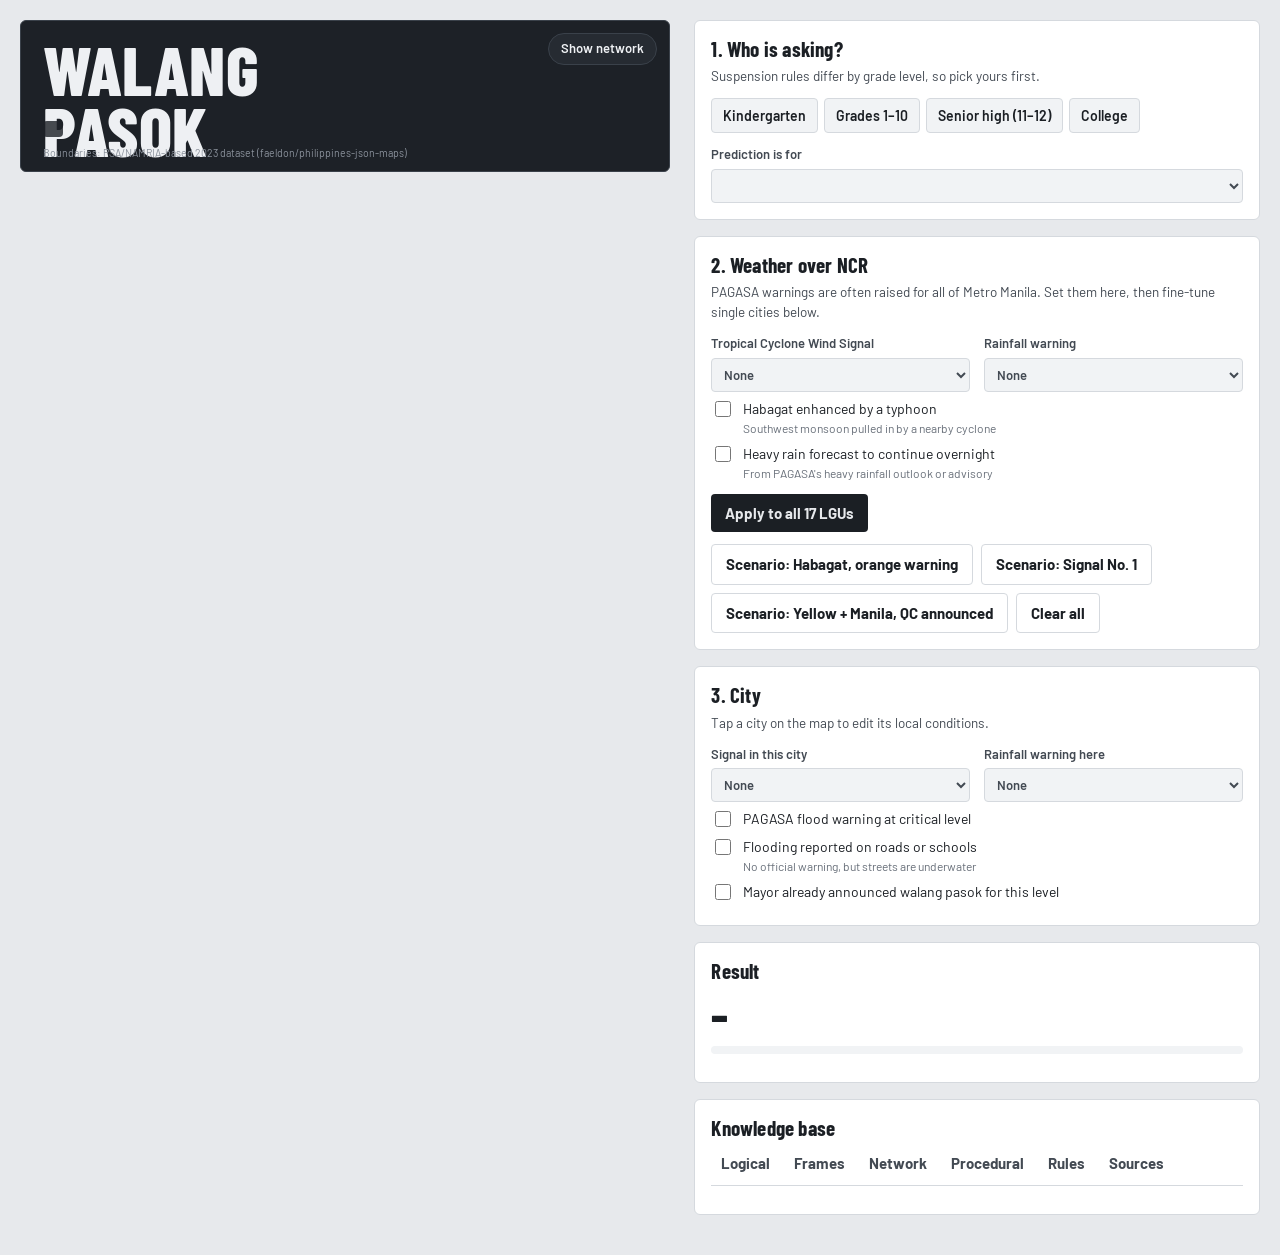
<file: walang-pasok-predictor/scripts/app_template.html>
<!DOCTYPE html>
<html lang="en">
<head>
<meta charset="utf-8">
<meta name="viewport" content="width=device-width, initial-scale=1, viewport-fit=cover">
<title>Walang Pasok Predictor – NCR</title>
<link rel="preconnect" href="https://fonts.googleapis.com">
<link rel="preconnect" href="https://fonts.gstatic.com" crossorigin>
<link href="https://fonts.googleapis.com/css2?family=Barlow+Condensed:wght@600;700;800&family=Barlow:wght@400;500;600;700&display=swap" rel="stylesheet">
<style>
:root{
  --sea:#1d2127; --panel:#262b32; --panel2:#2e343c; --land:#5a6069; --land-hi:#6c737d; --prov:#30353d;
  --ink:#eef0f3; --ink2:#b9bfc8; --ink3:#8a919b; --line:#3a414a;
  --auto:#c9302c; --announced:#7b52d3; --likely:#e57b1f; --possible:#d6b21e; --pasok:#3f9b56; --none:#5a6069;
  --focus:#ffd24a;
  box-sizing:border-box;
  padding-top:env(safe-area-inset-top,0px); padding-bottom:env(safe-area-inset-bottom,0px);
}
:root:not([data-theme="light"]){color-scheme:dark}
@media (prefers-color-scheme: light){
  :root:not([data-theme="dark"]){ --sea:#e7e9ec; --panel:#ffffff; --panel2:#f1f3f5; --land:#9aa0a8; --land-hi:#8a9099; --prov:#d3d7dc;
    --ink:#1b1f24; --ink2:#434a53; --ink3:#69707a; --line:#d5d9de; --none:#9aa0a8; color-scheme:light}
}
:root[data-theme="light"]{ --sea:#e7e9ec; --panel:#ffffff; --panel2:#f1f3f5; --land:#9aa0a8; --land-hi:#8a9099; --prov:#d3d7dc;
    --ink:#1b1f24; --ink2:#434a53; --ink3:#69707a; --line:#d5d9de; --none:#9aa0a8;}
:root[data-theme="dark"]{ --sea:#1d2127; --panel:#262b32; --panel2:#2e343c; --land:#5a6069; --land-hi:#6c737d; --prov:#30353d;
  --ink:#eef0f3; --ink2:#b9bfc8; --ink3:#8a919b; --line:#3a414a; --none:#5a6069;}
*,*::before,*::after{box-sizing:inherit}
html{scroll-padding-top:env(safe-area-inset-top,0px)}
body{margin:0;background:var(--sea);color:var(--ink);font:400 15px/1.5 Barlow,"Segoe UI",Roboto,Arial,sans-serif}
button,select,input{font:inherit;color:inherit}
:focus-visible{outline:2px solid var(--focus);outline-offset:2px}
.wrap{max-width:1280px;margin:0 auto;padding:20px 20px 40px;display:grid;grid-template-columns:minmax(0,1.15fr) minmax(0,1fr);gap:24px}
@media (max-width:900px){.wrap{grid-template-columns:1fr;padding:14px}.legend{font-size:11px;padding:6px 8px}.poster-head{max-width:48%}}
/* Poster side */
.poster{position:relative;background:var(--sea);border:1px solid var(--line);border-radius:6px;overflow:hidden;align-self:start;
  --sea:#1d2127;--prov:#30353d;--land:#5a6069;--ink:#eef0f3;--ink2:#b9bfc8;--ink3:#8a919b;--line:#3a414a;--panel:#262b32;--panel2:#3a414b;--none:#5a6069;color:var(--ink)}
@media (min-width:901px){.poster{position:sticky;top:calc(12px + env(safe-area-inset-top,0px))}}
.poster-head{position:absolute;left:22px;top:18px;z-index:2;pointer-events:none;max-width:48%}
.title{font-family:"Barlow Condensed",Impact,sans-serif;font-weight:800;font-size:clamp(40px,5.4vw,74px);line-height:.88;letter-spacing:.5px;margin:0;color:var(--ink);text-transform:uppercase}
.forday{display:inline-block;margin-top:14px;background:var(--panel2);color:var(--ink);padding:6px 12px 6px 10px;font-family:"Barlow Condensed",sans-serif;font-weight:700;font-size:clamp(17px,2.2vw,22px);clip-path:polygon(0 0,100% 0,94% 100%,0 100%);padding-right:26px}
.asof{font-size:12.5px;color:var(--ink2);margin-top:4px;font-weight:600}
.legend{position:absolute;left:22px;bottom:34px;max-width:44%;z-index:2;font-size:12.5px;background:color-mix(in srgb,var(--sea) 80%,transparent);padding:8px 10px;border-radius:4px}
.legend h3{font:700 13px/1.2 "Barlow Condensed",sans-serif;margin:0 0 6px;color:var(--ink);letter-spacing:.3px}
.legend div{display:flex;align-items:center;gap:8px;margin:3px 0;color:var(--ink2)}
.sw{width:14px;height:14px;border-radius:2px;flex:none}
svg.map{display:block;width:100%;height:auto}
.prov{fill:var(--prov);stroke:var(--sea);stroke-width:.8}
.city{stroke:var(--sea);stroke-width:1.2;cursor:pointer;transition:fill .25s}
.city:hover{filter:brightness(1.12)}
.city.sel{stroke:var(--focus);stroke-width:2.4}
.city:focus-visible{outline:none;stroke:var(--focus);stroke-width:3}
.clabel{font:700 11.5px "Barlow Condensed",sans-serif;fill:#fff;text-anchor:middle;pointer-events:none;paint-order:stroke;stroke:rgba(0,0,0,.45);stroke-width:2.2px;letter-spacing:.3px}
.plabel{font:600 11px Barlow,sans-serif;fill:var(--ink3);text-anchor:middle;pointer-events:none;font-style:italic}
.edge{stroke:var(--focus);stroke-width:1.4;opacity:.85}
.edge.sus{stroke:#fff;stroke-width:2.4}
.node{fill:var(--focus);stroke:#000;stroke-width:.6}
.maptools{position:absolute;right:12px;top:12px;z-index:3;display:flex;gap:6px}
.chip{background:var(--panel);border:1px solid var(--line);border-radius:999px;padding:5px 12px;font-size:13px;font-weight:600;cursor:pointer}
.chip[aria-pressed="true"]{background:var(--ink);color:var(--sea);border-color:var(--ink)}
.credit{position:absolute;left:22px;bottom:10px;font-size:10.5px;color:var(--ink3);z-index:2}
/* Control side */
.side{display:flex;flex-direction:column;gap:16px;min-width:0}
.card{background:var(--panel);border:1px solid var(--line);border-radius:6px;padding:16px}
.card h2{font:700 21px/1.1 "Barlow Condensed",sans-serif;margin:0 0 10px;letter-spacing:.2px}
.card p.hint{margin:-4px 0 12px;color:var(--ink2);font-size:13.5px}
.seg{display:flex;flex-wrap:wrap;gap:6px}
.seg button{background:var(--panel2);border:1px solid var(--line);border-radius:4px;padding:6px 11px;cursor:pointer;font-weight:600;font-size:14px}
.seg button[aria-pressed="true"]{background:var(--ink);color:var(--sea);border-color:var(--ink)}
.grid2{display:grid;grid-template-columns:1fr 1fr;gap:10px 14px}
@media (max-width:480px){.grid2{grid-template-columns:1fr}}
label.f{display:flex;flex-direction:column;gap:4px;font-size:13px;color:var(--ink2);font-weight:600}
select{background:var(--panel2);border:1px solid var(--line);border-radius:4px;padding:7px 8px}
.chk{display:flex;gap:9px;align-items:flex-start;font-size:14px;margin:6px 0;cursor:pointer}
.chk input{margin-top:3px;width:16px;height:16px;accent-color:var(--ink)}
.chk small{display:block;color:var(--ink3);font-size:12px}
.row{display:flex;gap:8px;flex-wrap:wrap;margin-top:12px}
.btn{background:var(--ink);color:var(--sea);border:0;border-radius:4px;padding:8px 14px;font-weight:700;cursor:pointer}
.btn.ghost{background:transparent;color:var(--ink);border:1px solid var(--line)}
.verdict{display:flex;gap:14px;align-items:center;margin-bottom:10px}
.big{font:800 44px/1 "Barlow Condensed",sans-serif;min-width:88px}
.vlab{font:700 22px/1.1 "Barlow Condensed",sans-serif}
.vsub{color:var(--ink2);font-size:13.5px}
.bar{height:8px;background:var(--panel2);border-radius:4px;overflow:hidden;margin:4px 0 12px}
.bar i{display:block;height:100%}
ol.trace{margin:0;padding-left:20px;font-size:14px}
ol.trace li{margin:4px 0}
ol.trace li.hit{color:var(--ink)} ol.trace li.miss{color:var(--ink3)}
.tabs{display:flex;gap:4px;flex-wrap:wrap;border-bottom:1px solid var(--line);margin:-4px 0 12px}
.tabs button{background:none;border:0;border-bottom:3px solid transparent;padding:7px 10px;cursor:pointer;font-weight:700;color:var(--ink2)}
.tabs button[aria-selected="true"]{color:var(--ink);border-color:var(--ink)}
.kb{font-size:14px;max-height:430px;overflow:auto}
.kb table{border-collapse:collapse;width:100%;font-size:13.5px}
.kb th,.kb td{text-align:left;padding:6px 8px;border-bottom:1px solid var(--line);vertical-align:top}
.kb th{color:var(--ink2);font-weight:700;font-size:12.5px}
.kb tr.fired td{background:color-mix(in srgb,var(--likely) 20%,transparent)}
.logic{font-family:"Barlow",sans-serif;background:var(--panel2);border-radius:4px;padding:10px 12px;line-height:1.7;white-space:pre-wrap;font-size:13.5px}
.logic b{color:var(--ink)}
.note{font-size:12.5px;color:var(--ink3);margin-top:10px}
.pill{display:inline-block;padding:1px 8px;border-radius:999px;font-size:12px;font-weight:700;color:#fff}
.sources{font-size:12.5px;color:var(--ink2)}
.sources li{margin:3px 0}
@media (max-width:640px){
  .poster{padding:14px 14px 10px}
  .poster-head,.legend,.credit{position:static;max-width:none}
  .poster-head{margin-bottom:4px}
  .legend{background:none;padding:6px 0 0}
  .credit{margin-top:6px}
  .title{font-size:52px}
  .maptools{position:static;margin:8px 0 0}
}
@media (prefers-reduced-motion: reduce){*{transition:none!important}}
</style>
</head>
<body>
<div class="wrap">
  <section class="poster" aria-label="NCR prediction map">
    <div class="poster-head">
      <h1 class="title">Walang<br>Pasok</h1>
      <div class="forday" id="forday">For the next school day</div>
      <div class="asof" id="asof"></div>
    </div>
    <div class="maptools">
      <button class="chip" id="netBtn" aria-pressed="false">Show network</button>
    </div>
    <svg class="map" id="map" role="group" aria-label="Map of NCR cities"></svg>
    <div class="legend" id="legend"></div>
    <div class="credit">Boundaries: PSA/NAMRIA-based 2023 dataset (faeldon/philippines-json-maps)</div>
  </section>

  <div class="side">
    <div class="card">
      <h2>1. Who is asking?</h2>
      <p class="hint">Suspension rules differ by grade level, so pick yours first.</p>
      <div class="seg" id="levelSeg" role="group" aria-label="School level">
        <button data-v="K">Kindergarten</button>
        <button data-v="G">Grades 1–10</button>
        <button data-v="S">Senior high (11–12)</button>
        <button data-v="C">College</button>
      </div>
      <label class="f" style="margin-top:12px">Prediction is for
        <select id="dateSel"></select>
      </label>
    </div>

    <div class="card">
      <h2>2. Weather over NCR</h2>
      <p class="hint">PAGASA warnings are often raised for all of Metro Manila. Set them here, then fine-tune single cities below.</p>
      <div class="grid2">
        <label class="f">Tropical Cyclone Wind Signal
          <select id="allTcws"><option value="0">None</option><option value="1">Signal No. 1</option><option value="2">Signal No. 2</option><option value="3">Signal No. 3</option><option value="4">Signal No. 4</option><option value="5">Signal No. 5</option></select>
        </label>
        <label class="f">Rainfall warning
          <select id="allRain"><option value="none">None</option><option value="yellow">Yellow (7.5–15 mm/hr)</option><option value="orange">Orange (15–30 mm/hr)</option><option value="red">Red (over 30 mm/hr)</option></select>
        </label>
      </div>
      <label class="chk"><input type="checkbox" id="habagat"><span>Habagat enhanced by a typhoon<small>Southwest monsoon pulled in by a nearby cyclone</small></span></label>
      <label class="chk"><input type="checkbox" id="continues"><span>Heavy rain forecast to continue overnight<small>From PAGASA's heavy rainfall outlook or advisory</small></span></label>
      <div class="row">
        <button class="btn" id="applyAll">Apply to all 17 LGUs</button>
      </div>
      <div class="row" aria-label="Sample scenarios">
        <button class="btn ghost" data-preset="habagat">Scenario: Habagat, orange warning</button>
        <button class="btn ghost" data-preset="signal1">Scenario: Signal No. 1</button>
        <button class="btn ghost" data-preset="yellow">Scenario: Yellow + Manila, QC announced</button>
        <button class="btn ghost" data-preset="clear">Clear all</button>
      </div>
    </div>

    <div class="card">
      <h2 id="cityTitle">3. City</h2>
      <p class="hint">Tap a city on the map to edit its local conditions.</p>
      <div class="grid2">
        <label class="f">Signal in this city
          <select id="cTcws"><option value="0">None</option><option value="1">Signal No. 1</option><option value="2">Signal No. 2</option><option value="3">Signal No. 3</option><option value="4">Signal No. 4</option><option value="5">Signal No. 5</option></select>
        </label>
        <label class="f">Rainfall warning here
          <select id="cRain"><option value="none">None</option><option value="yellow">Yellow</option><option value="orange">Orange</option><option value="red">Red</option></select>
        </label>
      </div>
      <label class="chk"><input type="checkbox" id="cFloodWarn"><span>PAGASA flood warning at critical level</span></label>
      <label class="chk"><input type="checkbox" id="cFlooding"><span>Flooding reported on roads or schools<small>No official warning, but streets are underwater</small></span></label>
      <label class="chk"><input type="checkbox" id="cAnnounced"><span>Mayor already announced walang pasok for this level</span></label>
    </div>

    <div class="card" aria-live="polite">
      <h2 id="resTitle">Result</h2>
      <div class="verdict"><div class="big" id="bigNum">–</div><div><div class="vlab" id="vlab"></div><div class="vsub" id="vsub"></div></div></div>
      <div class="bar"><i id="barFill"></i></div>
      <ol class="trace" id="trace"></ol>
    </div>

    <div class="card">
      <h2>Knowledge base</h2>
      <div class="tabs" role="tablist" id="tabs">
        <button role="tab" data-t="logic">Logical</button>
        <button role="tab" data-t="frame">Frames</button>
        <button role="tab" data-t="net">Network</button>
        <button role="tab" data-t="proc">Procedural</button>
        <button role="tab" data-t="rules">Rules</button>
        <button role="tab" data-t="src">Sources</button>
      </div>
      <div class="kb" id="kb" role="tabpanel"></div>
    </div>
  </div>
</div>

<script>
const GEO = __GEO__;
const NAMES = Object.keys(GEO.cities).sort((a,b)=>a.localeCompare(b));
const LEVELS = {K:"Kindergarten",G:"Grades 1–10",S:"Senior high (11–12)",C:"College"};
const STATUS = {
  auto:{label:"Walang pasok (automatic)",color:"var(--auto)",short:"Automatic suspension (official rule)"},
  announced:{label:"Walang pasok (announced)",color:"var(--announced)",short:"Already announced by LGU"},
  likely:{label:"Likely walang pasok",color:"var(--likely)",short:"Prediction: likely (70% and up)"},
  possible:{label:"Possible, watch for announcement",color:"var(--possible)",short:"Prediction: possible (40–69%)"},
  pasok:{label:"Likely may pasok",color:"var(--pasok)",short:"Prediction: likely may pasok (under 40%)"}
};
const RAIN = {none:"None",yellow:"Yellow",orange:"Orange",red:"Red"};

/* ---------- Knowledge base: frames (class frames) ---------- */
const WARN_FRAMES = {
  "TCWS No. 1":{is_a:"Tropical Cyclone Wind Signal",auto_levels:"Kindergarten",source:"DO 22 s. 2024"},
  "TCWS No. 2":{is_a:"Tropical Cyclone Wind Signal",auto_levels:"Kindergarten to Grade 10",source:"DO 22 s. 2024"},
  "TCWS No. 3–5":{is_a:"Tropical Cyclone Wind Signal",auto_levels:"All levels incl. college",source:"DO 22 s. 2024; EO 66 s. 2012; CMO 15 s. 2012"},
  "Yellow rainfall":{is_a:"Rainfall warning",rain_rate:"7.5–15 mm/hr",auto_levels:"None (mayor decides)",source:"PAGASA; DO 22 s. 2024"},
  "Orange rainfall":{is_a:"Rainfall warning",rain_rate:"15–30 mm/hr",auto_levels:"Kindergarten to Grade 12",source:"PAGASA; DO 22 s. 2024"},
  "Red rainfall":{is_a:"Rainfall warning",rain_rate:"over 30 mm/hr",auto_levels:"Kindergarten to Grade 12",source:"PAGASA; DO 22 s. 2024"}
};

/* ---------- Knowledge base: rules ---------- */
const RULES = [
 {id:"R1",type:"official",if:"Signal No. 3, 4 or 5 in the city",then:"Automatic suspension, all levels",src:"DO 22 s. 2024; EO 66 s. 2012; CMO 15 s. 2012"},
 {id:"R2",type:"official",if:"Signal No. 2 AND level is Kindergarten or Grades 1–10",then:"Automatic suspension",src:"DO 22 s. 2024"},
 {id:"R3",type:"official",if:"Signal No. 1 AND level is Kindergarten",then:"Automatic suspension",src:"DO 22 s. 2024"},
 {id:"R4",type:"official",if:"Orange or Red rainfall warning AND level is Kinder to Grade 12",then:"Automatic suspension",src:"DO 22 s. 2024"},
 {id:"R5",type:"official",if:"Critical flood warning AND level is Kinder to Grade 12",then:"Automatic suspension",src:"DO 22 s. 2024"},
 {id:"R6",type:"official",if:"Mayor has announced suspension for this level",then:"Walang pasok (announced)",src:"DO 22 s. 2024; EO 66 s. 2012 Sec. 2; CMO 15 s. 2012"},
 {id:"P1",type:"predict",if:"Yellow rainfall warning (no automatic rule fired)",then:"+35 likelihood (mayor's discretion)",src:"DO 22 s. 2024 gives Yellow to the mayor"},
 {id:"P2",type:"predict",if:"Signal No. 1 AND level is not Kindergarten",then:"+30 likelihood",src:"Group heuristic"},
 {id:"P3",type:"predict",if:"Signal No. 2 AND level is Senior high",then:"+50 likelihood",src:"EO 66 s. 2012 covers secondary at Signal 2; DO 22 stops at Grade 10"},
 {id:"P4",type:"predict",if:"Signal No. 2 AND level is College",then:"+40 likelihood",src:"Group heuristic; CMO 15 s. 2012 discretion"},
 {id:"P5",type:"predict",if:"Orange/Red rainfall OR critical flood warning AND level is College",then:"+50 likelihood",src:"CMO 15 s. 2012 (LGU/HEI discretion)"},
 {id:"P6",type:"predict",if:"Flooding reported in the city",then:"+25 likelihood",src:"EO 66 s. 2012 Sec. 2; DO 22 s. 2024 (LGU may suspend for floods)"},
 {id:"P7",type:"predict",if:"Habagat enhanced by a typhoon",then:"+10 likelihood",src:"Group heuristic"},
 {id:"P8",type:"predict",if:"Heavy rain forecast to continue",then:"+10 likelihood",src:"Group heuristic"},
 {id:"P9",type:"predict",if:"Neighboring cities already suspended",then:"+ up to 30, by share of border touching them",src:"Group heuristic using the adjacency network"},
 {id:"D1",type:"decide",if:"Score ≥ 70",then:"Likely walang pasok",src:"Group threshold"},
 {id:"D2",type:"decide",if:"40 ≤ score < 70",then:"Possible, watch for announcement",src:"Group threshold"},
 {id:"D3",type:"decide",if:"Score < 40",then:"Likely may pasok",src:"Group threshold"}
];

/* ---------- Network: adjacency built from boundary data ---------- */
const ADJ = {}; NAMES.forEach(n=>ADJ[n]=[]);
GEO.edges.forEach(([a,b,km])=>{ADJ[a].push({n:b,km});ADJ[b].push({n:a,km});});

/* ---------- State ---------- */
const blankCity = ()=>({tcws:0,rain:"none",floodWarn:false,flooding:false,announced:false});
const S = {level:"G", habagat:false, continues:false, sel:"Manila", tab:"logic", showNet:false, city:{}};
NAMES.forEach(n=>S.city[n]=blankCity());

/* ---------- Inference engine ---------- */
const K12 = l => l==="K"||l==="G"||l==="S";
function officialRule(c, lvl){
  if(c.announced) return {id:"R6"};
  if(c.tcws>=3) return {id:"R1"};
  if(c.tcws===2 && (lvl==="K"||lvl==="G")) return {id:"R2"};
  if(c.tcws===1 && lvl==="K") return {id:"R3"};
  if((c.rain==="orange"||c.rain==="red") && K12(lvl)) return {id:"R4"};
  if(c.floodWarn && K12(lvl)) return {id:"R5"};
  return null;
}
function infer(name){
  const lvl=S.level, c=S.city[name], steps=[], fired=[];
  steps.push({hit:true,t:`Read facts for ${name}: signal ${c.tcws||"none"}, ${RAIN[c.rain].toLowerCase()} rainfall warning${c.floodWarn?", critical flood warning":""}${c.flooding?", flooding reported":""}; level = ${LEVELS[lvl]}.`});
  // Stage 1 – official rules (R6 first, then R1–R5)
  const off = officialRule(c,lvl);
  if(off){
    fired.push(off.id);
    const r=RULES.find(x=>x.id===off.id);
    steps.push({hit:true,t:`Check official rules R1–R6: ${off.id} fires (${r.if}).`});
    steps.push({hit:true,t:`Stop. Conclusion is certain: ${off.id==="R6"?"already announced":"automatic suspension"} (${r.src}).`});
    return {status: off.id==="R6"?"announced":"auto", score:100, steps, fired, parts:[]};
  }
  steps.push({hit:false,t:"Check official rules R1–R6: none fire, so no automatic suspension. Move to prediction."});
  // Stage 2 – weather base (take strongest discretionary trigger)
  const cand=[];
  if(c.rain==="yellow") cand.push(["P1",35]);
  if(c.tcws===1 && lvl!=="K") cand.push(["P2",30]);
  if(c.tcws===2 && lvl==="S") cand.push(["P3",50]);
  if(c.tcws===2 && lvl==="C") cand.push(["P4",40]);
  if(((c.rain==="orange"||c.rain==="red")||c.floodWarn) && lvl==="C") cand.push(["P5",50]);
  let base=0, parts=[];
  if(cand.length){ cand.sort((a,b)=>b[1]-a[1]); base=cand[0][1]; fired.push(cand[0][0]); parts.push([cand[0][0],cand[0][1]]);
    steps.push({hit:true,t:`Weather trigger: ${cand[0][0]} gives +${cand[0][1]}${cand.length>1?` (strongest of ${cand.map(x=>x[0]).join(", ")})`:""}.`});
  } else steps.push({hit:false,t:"Weather trigger: no signal or warning for this level, base = 0."});
  // Stage 3 – other rain factors
  let add=0;
  if(c.flooding){add+=25;fired.push("P6");parts.push(["P6",25]);}
  if(S.habagat){add+=10;fired.push("P7");parts.push(["P7",10]);}
  if(S.continues){add+=10;fired.push("P8");parts.push(["P8",10]);}
  steps.push({hit:add>0,t: add>0?`Other rain factors: ${parts.filter(p=>["P6","P7","P8"].includes(p[0])).map(p=>p[0]+" +"+p[1]).join(", ")}.`:"Other rain factors: none."});
  // Stage 4 – neighbor influence over the network
  const nb=ADJ[name]; let tot=0, sus=0, susNames=[];
  nb.forEach(e=>{tot+=e.km; if(officialRule(S.city[e.n],lvl)){sus+=e.km;susNames.push(e.n);}});
  const nScore = tot? Math.round(30*sus/tot):0;
  if(nScore>0){fired.push("P9");parts.push(["P9",nScore]);
    steps.push({hit:true,t:`Neighbors: ${susNames.join(", ")} already suspended. They cover ${sus.toFixed(1)} of ${tot.toFixed(1)} km of ${name}'s border, so P9 adds +${nScore}.`});
  } else steps.push({hit:false,t:`Neighbors: none of ${nb.map(e=>e.n).join(", ")} are suspended yet.`});
  // Stage 5 – decide
  const score=Math.min(95, base+add+nScore);
  const status = score>=70?"likely":score>=40?"possible":"pasok";
  const d = status==="likely"?"D1":status==="possible"?"D2":"D3"; fired.push(d);
  steps.push({hit:true,t:`Total = ${score}%. ${d} fires: ${STATUS[status].label}. (Capped at 95% because only the mayor can make it official.)`});
  return {status,score,steps,fired,parts,susNames};
}

/* ---------- Map ---------- */
const svg=document.getElementById("map");
const mq=window.matchMedia("(max-width:640px)");
function setVB(){svg.setAttribute("viewBox", mq.matches?`330 0 ${GEO.W-330} ${GEO.H}`:`0 0 ${GEO.W} ${GEO.H}`);}
setVB(); mq.addEventListener("change",setVB);
const NS="http://www.w3.org/2000/svg";
function el(t,a={},p=svg){const e=document.createElementNS(NS,t);for(const k in a)e.setAttribute(k,a[k]);p.appendChild(e);return e;}
const SHOWPROV=["Bulacan","Rizal","Cavite","Laguna"];
GEO.bg.forEach(b=>{ if(b.d) el("path",{d:b.d,class:"prov"}); });
GEO.bg.forEach(b=>{ if(SHOWPROV.includes(b.name)){const pos=b.name==="Bulacan"?[450,40]:[b.lx,b.ly]; const t=el("text",{x:pos[0],y:pos[1],class:"plabel"}); t.textContent=b.name;} });
const cityEls={};
NAMES.forEach(n=>{
  const c=GEO.cities[n];
  const p=el("path",{d:c.d,class:"city",tabindex:"0",role:"button","aria-label":n});
  p.addEventListener("click",()=>select(n));
  p.addEventListener("keydown",e=>{if(e.key==="Enter"||e.key===" "){e.preventDefault();select(n);}});
  cityEls[n]=p;
});
const netLayer=el("g",{id:"net"});
NAMES.forEach(n=>{
  const c=GEO.cities[n];
  const t=el("text",{x:c.lx,y:c.ly+4,class:"clabel"}); t.textContent=n.toUpperCase();
  if(c.extra){const t2=el("text",{x:c.extra[0],y:c.extra[1]+4,class:"clabel"}); t2.textContent=n.toUpperCase();}
});

function drawNet(){
  netLayer.innerHTML="";
  if(!S.showNet) return;
  const lvl=S.level;
  GEO.edges.forEach(([a,b,km])=>{
    const A=GEO.cities[a],B=GEO.cities[b];
    const hot = (officialRule(S.city[a],lvl)?1:0)+(officialRule(S.city[b],lvl)?1:0)===1;
    el("line",{x1:A.lx,y1:A.ly-10,x2:B.lx,y2:B.ly-10,class:"edge"+(hot?" sus":""),"stroke-width":Math.max(1,km/4)},netLayer);
  });
  NAMES.forEach(n=>{const c=GEO.cities[n]; el("circle",{cx:c.lx,cy:c.ly-10,r:4,class:"node"},netLayer);});
}

/* ---------- Legend ---------- */
document.getElementById("legend").innerHTML = `<h3>${LEVELS[S.level]}</h3>`+
  Object.values(STATUS).map(s=>`<div><span class="sw" style="background:${s.color}"></span>${s.short}</div>`).join("");

/* ---------- UI wiring ---------- */
const $=id=>document.getElementById(id);
function setLevel(v){S.level=v; document.querySelectorAll("#levelSeg button").forEach(b=>b.setAttribute("aria-pressed",b.dataset.v===v)); render();}
document.querySelectorAll("#levelSeg button").forEach(b=>b.addEventListener("click",()=>setLevel(b.dataset.v)));
$("habagat").addEventListener("change",e=>{S.habagat=e.target.checked;render();});
$("continues").addEventListener("change",e=>{S.continues=e.target.checked;render();});
$("applyAll").addEventListener("click",()=>{const t=+$("allTcws").value,r=$("allRain").value; NAMES.forEach(n=>{S.city[n].tcws=t;S.city[n].rain=r;}); render();});
function bindCity(id,key,conv){$(id).addEventListener("change",e=>{S.city[S.sel][key]=conv(e.target);render();});}
bindCity("cTcws","tcws",t=>+t.value); bindCity("cRain","rain",t=>t.value);
bindCity("cFloodWarn","floodWarn",t=>t.checked); bindCity("cFlooding","flooding",t=>t.checked); bindCity("cAnnounced","announced",t=>t.checked);
$("netBtn").addEventListener("click",()=>{S.showNet=!S.showNet;$("netBtn").setAttribute("aria-pressed",S.showNet);render();});
document.querySelectorAll("#tabs button").forEach(b=>b.addEventListener("click",()=>{S.tab=b.dataset.t;render();}));
document.querySelectorAll("[data-preset]").forEach(b=>b.addEventListener("click",()=>preset(b.dataset.preset)));
function preset(p){
  NAMES.forEach(n=>S.city[n]=blankCity()); S.habagat=false; S.continues=false;
  if(p==="habagat"){NAMES.forEach(n=>S.city[n].rain="orange"); S.habagat=true; S.continues=true; S.city["Marikina"].flooding=true;}
  if(p==="signal1"){NAMES.forEach(n=>S.city[n].tcws=1); S.continues=true;}
  if(p==="yellow"){NAMES.forEach(n=>S.city[n].rain="yellow"); S.city["Manila"].announced=true; S.city["Quezon City"].announced=true; S.sel="San Juan";}
  $("allTcws").value = p==="signal1"?"1":"0"; $("allRain").value = p==="habagat"?"orange":p==="yellow"?"yellow":"none";
  render();
}
function select(n){S.sel=n; render();}

/* date options: today + next 6 days */
(function(){const s=$("dateSel"); const now=new Date();
  for(let i=0;i<7;i++){const d=new Date(now);d.setDate(now.getDate()+i);
    const o=document.createElement("option"); o.value=i; o.textContent=(i===0?"Today, ":i===1?"Tomorrow, ":"")+d.toLocaleDateString("en-PH",{weekday:"long",day:"numeric",month:"long",year:"numeric"}); s.appendChild(o);}
  s.value="1"; s.addEventListener("change",render);})();

/* ---------- Render ---------- */
function esc(s){return String(s).replace(/[&<>]/g,m=>({"&":"&amp;","<":"&lt;",">":"&gt;"}[m]));}
function render(){
  const results={}; NAMES.forEach(n=>results[n]=infer(n));
  NAMES.forEach(n=>{cityEls[n].style.fill=STATUS[results[n].status].color; cityEls[n].classList.toggle("sel",n===S.sel);});
  drawNet();
  // header
  const d=$("dateSel").selectedOptions[0].textContent.replace(/^(Today|Tomorrow), /,"");
  $("forday").textContent="For "+d;
  $("asof").textContent="As of "+new Date().toLocaleString("en-PH",{hour:"numeric",minute:"2-digit",day:"numeric",month:"long",year:"numeric"});
  document.querySelector("#legend h3").textContent=LEVELS[S.level];
  document.querySelectorAll("#levelSeg button").forEach(b=>b.setAttribute("aria-pressed",b.dataset.v===S.level));
  $("habagat").checked=S.habagat; $("continues").checked=S.continues;
  // city editor
  const c=S.city[S.sel];
  $("cityTitle").textContent="3. "+S.sel+" ("+GEO.cities[S.sel].district+")";
  $("cTcws").value=c.tcws; $("cRain").value=c.rain; $("cFloodWarn").checked=c.floodWarn; $("cFlooding").checked=c.flooding; $("cAnnounced").checked=c.announced;
  // result
  const r=results[S.sel], st=STATUS[r.status];
  $("resTitle").textContent="Result for "+S.sel;
  $("bigNum").textContent=r.score+"%"; $("bigNum").style.color=st.color;
  $("vlab").textContent=st.label; $("vsub").textContent=LEVELS[S.level]+(r.status==="auto"||r.status==="announced"?" · official":" · prediction");
  $("barFill").style.width=r.score+"%"; $("barFill").style.background=st.color;
  $("trace").innerHTML=r.steps.map(s=>`<li class="${s.hit?"hit":"miss"}">${esc(s.t)}</li>`).join("");
  // tabs
  document.querySelectorAll("#tabs button").forEach(b=>b.setAttribute("aria-selected",b.dataset.t===S.tab));
  $("kb").innerHTML = TAB[S.tab](results);
}
const slug=n=>n.toLowerCase().normalize("NFD").replace(/[\u0300-\u036f]/g,"").replace(/[^a-z]+/g,"_");
const lv={K:"kinder",G:"g1_10",S:"shs",C:"college"};
const TAB={
 logic(results){
  const n=S.sel,c=S.city[n];
  let facts=`% Facts about the current situation\nlevel(${lv[S.level]}).\nsignal(${slug(n)}, ${c.tcws}).\nrainfall(${slug(n)}, ${c.rain}).\n`;
  if(c.floodWarn) facts+=`flood_warning(${slug(n)}).\n`;
  if(c.flooding) facts+=`flooding_reported(${slug(n)}).\n`;
  if(c.announced) facts+=`announced(${slug(n)}, ${lv[S.level]}).\n`;
  if(S.habagat) facts+=`habagat_enhanced(ncr).\n`;
  if(S.continues) facts+=`rain_continues(ncr).\n`;
  ADJ[n].forEach(e=>facts+=`adjacent(${slug(n)}, ${slug(e.n)}).\n`);
  const rules=`% Logical statements (∀ city C, level L)
suspended(C, L) ← announced(C, L).
suspended(C, L) ← signal(C, S) ∧ S ≥ 3.
suspended(C, L) ← signal(C, 2) ∧ (L = kinder ∨ L = g1_10).
suspended(C, kinder) ← signal(C, 1).
suspended(C, L) ← rainfall(C, W) ∧ (W = orange ∨ W = red) ∧ basic_ed(L).
suspended(C, L) ← flood_warning(C) ∧ basic_ed(L).
basic_ed(kinder). basic_ed(g1_10). basic_ed(shs).
discretionary(C, L) ← ¬suspended(C, L) ∧ (rainfall(C, yellow) ∨ signal(C, S) ∧ S ≥ 1 ∨ flooding_reported(C)).
pressured(C, L) ← adjacent(C, N) ∧ suspended(N, L).`;
  const r=results[n];
  const concl = r.status==="auto"||r.status==="announced" ? `suspended(${slug(n)}, ${lv[S.level]}).  ✔ proven` :
     `¬suspended(${slug(n)}, ${lv[S.level]}).  (no official rule proves it)\n`+
     (r.fired.some(f=>["P1","P2","P3","P4","P5","P6"].includes(f))?`discretionary(${slug(n)}, ${lv[S.level]}).  ✔\n`:"")+
     (r.fired.includes("P9")?`pressured(${slug(n)}, ${lv[S.level]}).  ✔`:"");
  return `<div class="logic">${esc(facts)}</div><div class="logic" style="margin-top:8px">${esc(rules)}</div><div class="logic" style="margin-top:8px"><b>Derived for ${esc(n)}</b>\n${esc(concl)}</div>`;
 },
 frame(results){
  const n=S.sel,g=GEO.cities[n],c=S.city[n],r=results[n];
  const rows=[["Frame",n],["is_a",g.type==="City"?"City (LGU)":"Municipality (LGU)"],["part_of",g.district+", National Capital Region"],["psgc_code",g.psgc],
   ["neighbors",ADJ[n].map(e=>`${e.n} (${e.km} km)`).join(", ")],["signal",c.tcws?("TCWS No. "+c.tcws):"None"],["rainfall_warning",RAIN[c.rain]],
   ["flood_warning",c.floodWarn?"Critical":"None"],["flooding_reported",c.flooding?"Yes":"No"],["lgu_announced",c.announced?"Yes":"No"],
   ["level_asked",LEVELS[S.level]],["conclusion",STATUS[r.status].label+" ("+r.score+"%)"]];
  let h=`<table><tr><th>Slot</th><th>Value</th></tr>${rows.map(x=>`<tr><td>${esc(x[0])}</td><td>${esc(x[1])}</td></tr>`).join("")}</table>`;
  h+=`<h3 style="font:700 17px 'Barlow Condensed';margin:16px 0 6px">Warning frames</h3><table><tr><th>Frame</th><th>is_a</th><th>Rain rate</th><th>Auto-suspends</th><th>Source</th></tr>`+
    Object.entries(WARN_FRAMES).map(([k,v])=>`<tr><td>${k}</td><td>${v.is_a}</td><td>${v.rain_rate||"–"}</td><td>${v.auto_levels}</td><td>${v.source}</td></tr>`).join("")+`</table>`;
  return h;
 },
 net(results){
  const n=S.sel;
  let h=`<p style="margin-top:0">Each city is a <b>node</b>. An <b>edge</b> links two cities that share a border; the weight is the approximate border length. Turn on <b>Show network</b> on the map to see it. White edges connect a suspended city to one that is not yet suspended.</p>`;
  h+=`<table><tr><th>${esc(n)} → neighbor</th><th>Border (km)</th><th>Neighbor status (${LEVELS[S.level]})</th></tr>`+
   ADJ[n].slice().sort((a,b)=>b.km-a.km).map(e=>{const s=STATUS[results[e.n].status];return `<tr><td>${esc(e.n)}</td><td>${e.km}</td><td><span class="pill" style="background:${s.color}">${s.label}</span></td></tr>`;}).join("")+`</table>`;
  h+=`<p class="note">${GEO.edges.length} edges across 17 LGUs. Computed from the shared boundaries in the 2023 boundary dataset, so lengths are approximate.</p>`;
  return h;
 },
 proc(results){
  return `<ol class="trace" style="margin-bottom:12px">
   <li>Get the school level and the date being predicted.</li>
   <li>Load each city's facts: signal, rainfall warning, flood warning, flooding reports, announcements.</li>
   <li>Run official rules R1–R6 on every city. If one fires, mark it suspended and stop for that city.</li>
   <li>For the rest, take the strongest weather trigger among P1–P5.</li>
   <li>Add other rain factors P6–P8.</li>
   <li>Visit neighbors in the network and add P9 based on how much border touches suspended cities.</li>
   <li>Cap the score at 95% and apply D1–D3 to name the result.</li>
   <li>Color the map and show the explanation.</li></ol>
   <h3 style="font:700 17px 'Barlow Condensed';margin:8px 0 6px">Trace for ${esc(S.sel)}</h3>
   <ol class="trace">${results[S.sel].steps.map(s=>`<li class="${s.hit?"hit":"miss"}">${esc(s.t)}</li>`).join("")}</ol>`;
 },
 rules(results){
  const f=results[S.sel].fired;
  return `<table><tr><th>ID</th><th>IF</th><th>THEN</th><th>Basis</th></tr>`+RULES.map(r=>`<tr class="${f.includes(r.id)?"fired":""}"><td><b>${r.id}</b></td><td>${esc(r.if)}</td><td>${esc(r.then)}</td><td>${esc(r.src)}</td></tr>`).join("")+`</table>
   <p class="note">Highlighted rows fired for ${esc(S.sel)}. R rules come from official issuances and give certain answers. P and D rules are this group's prediction heuristics for cases the law leaves to the mayor.</p>`;
 },
 src(){
  return `<ol class="sources">
  <li>Department of Education. DepEd Order No. 022, s. 2024: Revised Guidelines on Class and Work Suspension in Schools During Disasters and Emergencies (Dec. 23, 2024).</li>
  <li>Office of the President. Executive Order No. 66, s. 2012: Prescribing Rules on the Cancellation or Suspension of Classes and Work in Government Offices Due to Typhoons, Flooding, Other Weather Disturbances, and Calamities.</li>
  <li>Commission on Higher Education. CHED Memorandum Order No. 15, s. 2012, and CHED statement on cancellation of classes in HEIs.</li>
  <li>PAGASA color-coded rainfall warning system (Yellow 7.5–15 mm/hr, Orange 15–30 mm/hr, Red over 30 mm/hr), as reported by Inquirer and Rappler.</li>
  <li>Boundaries: faeldon/philippines-json-maps (2023), derived from PSA/NAMRIA administrative boundaries. github.com/faeldon/philippines-json-maps</li></ol>
  <p class="note">This is a school project. Always follow official announcements from PAGASA, DepEd, CHED and your LGU.</p>`;
 }
};
setLevel("G");
</script>
</body>
</html>
</file>
<file: style.css>
/* Colors we use everywhere */
:root {
  --bg: #1d2127;
  --box: #262b32;
  --box2: #343a43;
  --land: #5a6069;
  --text: #eef0f3;
  --gray: #a7aeb8;
  --line: #3a414a;
  color-scheme: dark;
}

body {
  margin: 0;
  background: var(--bg);
  color: var(--text);
  font-family: Barlow, Arial, sans-serif;
  font-size: 15px;
}

/* Two columns: map on the left, controls on the right */
.page {
  max-width: 1250px;
  margin: 0 auto;
  padding: 16px;
  display: grid;
  grid-template-columns: 1.1fr 1fr;
  gap: 20px;
}

/* On phones, stack them */
@media (max-width: 850px) {
  .page { grid-template-columns: 1fr; }
}

/* The map poster */
.poster {
  position: relative;
  border: 1px solid var(--line);
  border-radius: 6px;
  padding: 16px;
  align-self: start;
}
h1 {
  font-family: "Barlow Condensed", Impact, sans-serif;
  font-size: 64px;
  line-height: 0.9;
  margin: 0;
}
.for-day {
  display: inline-block;
  margin-top: 10px;
  background: var(--box2);
  padding: 5px 12px;
  font-family: "Barlow Condensed", sans-serif;
  font-size: 21px;
}
.as-of { color: var(--gray); font-size: 13px; margin-top: 4px; }
#networkBtn { position: absolute; top: 16px; right: 16px; }
#map { width: 100%; height: auto; display: block; margin-top: 8px; }

/* Map pieces */
.province { fill: #30353d; stroke: var(--bg); }
.province-name { fill: #8a919b; font-size: 11px; font-style: italic; text-anchor: middle; }
.city { stroke: var(--bg); stroke-width: 1.2; cursor: pointer; }
.city:hover { opacity: 0.85; }
.city.picked { stroke: #ffd24a; stroke-width: 2.5; }
.city-name {
  fill: white; font-family: "Barlow Condensed", sans-serif; font-weight: 700; font-size: 11.5px;
  text-anchor: middle; pointer-events: none; paint-order: stroke; stroke: rgba(0,0,0,0.5); stroke-width: 2px;
}
.net-line { stroke: #ffd24a; }
.net-dot { fill: #ffd24a; }

.legend div { display: flex; align-items: center; gap: 8px; font-size: 13px; color: var(--gray); margin: 3px 0; }
.color-box { width: 14px; height: 14px; border-radius: 2px; }

/* Right side boxes */
.side { display: flex; flex-direction: column; gap: 14px; }
.box { background: var(--box); border: 1px solid var(--line); border-radius: 6px; padding: 14px 16px; }
h2 { font-family: "Barlow Condensed", sans-serif; font-size: 21px; margin: 0 0 10px; }
.hint { color: var(--gray); font-size: 13px; margin: 6px 0; }
label { display: block; margin: 8px 0; font-weight: 600; font-size: 14px; }
label select { display: block; margin-top: 4px; }
select { width: 100%; padding: 7px; background: var(--box2); color: var(--text); border: 1px solid var(--line); border-radius: 4px; font: inherit; }
.check { font-weight: 400; }
.big-btn, .small-btn { font: inherit; font-weight: 700; cursor: pointer; border-radius: 4px; }
.big-btn { background: var(--text); color: var(--bg); border: 0; padding: 8px 14px; margin: 6px 0; }
.small-btn { background: var(--box2); color: var(--text); border: 1px solid var(--line); padding: 5px 10px; margin: 3px 2px; }
button:focus-visible, select:focus-visible, input:focus-visible { outline: 2px solid #ffd24a; outline-offset: 2px; }

.result { display: flex; align-items: center; gap: 14px; }
.percent { font-family: "Barlow Condensed", sans-serif; font-size: 46px; font-weight: 800; }
.answer { font-family: "Barlow Condensed", sans-serif; font-size: 22px; font-weight: 700; }
#steps li { margin: 4px 0; }

.tabs button { background: none; color: var(--gray); border: 0; border-bottom: 3px solid transparent; padding: 6px 8px; font: inherit; font-weight: 700; cursor: pointer; }
.tabs button.open { color: var(--text); border-color: var(--text); }
#tabBox { margin-top: 10px; max-height: 420px; overflow: auto; }
table { border-collapse: collapse; width: 100%; font-size: 13.5px; }
td, th { text-align: left; padding: 5px 7px; border-bottom: 1px solid var(--line); vertical-align: top; }
th { color: var(--gray); }
tr.used td { background: rgba(229, 123, 31, 0.25); }
pre { background: var(--box2); padding: 10px; border-radius: 4px; white-space: pre-wrap; font-family: Barlow, Arial, sans-serif; line-height: 1.6; }
</file>
